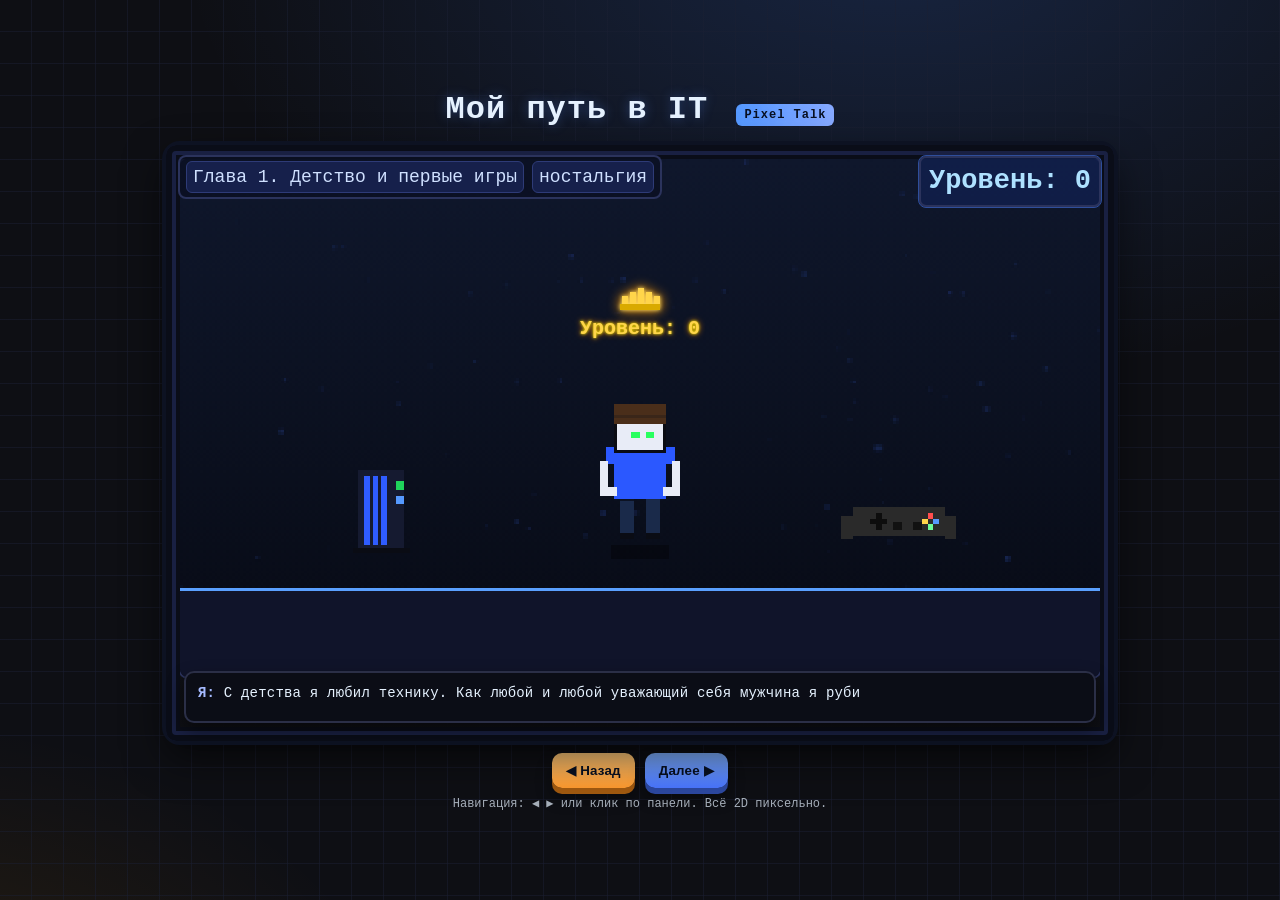
<file: index.html>
<!DOCTYPE html>
<html lang="ru">
<head>
  <meta charset="utf-8" />
  <meta name="viewport" content="width=device-width, initial-scale=1" />
  <title>Мой путь в IT — Pixel Talk (One-Scene)</title>
  <style>
    :root{
      --bg:#0e0f14;--ink:#e6f2ff;--accent:#59f;--accent2:#f5a623;--panel:#151826;--grid:#1b2033;--bubble:#0b0d16;--pixel:#0d1222;
    }
    *{box-sizing:border-box}
    html,body{height:100%}
    body{
      margin:0;
      font:16px/1.45 ui-monospace,SFMono-Regular,Menlo,Monaco,Consolas,"Liberation Mono","Courier New",monospace;
      color:var(--ink);
      background:
        linear-gradient(transparent 31px, var(--grid) 32px),
        linear-gradient(90deg, transparent 31px, var(--grid) 32px),
        radial-gradient(1200px 800px at 70% -10%, rgba(64,128,255,.2), transparent 60%),
        radial-gradient(900px 600px at -10% 120%, rgba(255,160,0,.12), transparent 60%),
        var(--bg);
      background-size:32px 32px,32px 32px,100% 100%,100% 100%,100% 100%;
      display:flex;align-items:center;justify-content:center;overflow:hidden;
    }
    .app{width:min(980px,100vw);padding:16px}
    .title{margin:0 0 12px 0;letter-spacing:1px;font-weight:800;text-align:center;text-shadow:0 0 12px rgba(85,140,255,.35)}
    .panel{
      position:relative;
      background:linear-gradient(180deg, rgba(21,24,38,.9), rgba(14,15,20,.92));
      border-radius:14px;padding:14px 14px 64px;
      box-shadow:0 16px 40px rgba(0,0,0,.6), 0 0 0 2px #1f2640 inset;outline:4px solid var(--pixel)
    }
    .panel:before{content:"";position:absolute;inset:0;border-radius:10px;pointer-events:none;box-shadow:0 0 0 6px #0a0d18 inset,0 0 0 10px #192042 inset,0 0 0 14px #0a0d18 inset}
    .stage-wrap{display:flex;justify-content:center}
    #stage{
      width:min(920px,95vw);
      height:calc(min(920px,95vw)*9/16);
      image-rendering:pixelated;image-rendering:crisp-edges;
      border-radius:8px;background:#0a0c14;box-shadow:0 0 0 2px #2a325c
    }
    .bubble{
      position:absolute;left:18px;right:18px;bottom:18px;
      padding:12px 14px;background:var(--bubble);color:var(--ink);
      border-radius:10px;min-height:52px;
      box-shadow:0 0 0 2px #2b2f47 inset, 0 8px 18px rgba(0,0,0,.45);
      transform:translateY(8px);opacity:0;transition:.35s ease;font-size:14px;letter-spacing:.2px
    }
    .bubble.show{transform:translateY(0);opacity:1}
    .bubble .who{font-weight:800;color:#a5baff}
    .hud{
      position:absolute;top:10px;left:12px;display:flex;gap:8px;align-items:center;
      background:#0b1022cc;border-radius:8px;padding:6px 8px;box-shadow:0 0 0 2px #2b335c inset
    }
    .chip{font-size:18px;padding:2px 6px;border-radius:6px;background:#16204b;color:#cfe0ff;border:1px solid #2e3b77}
    .lvl{
      position:absolute;font-size:27px;top:10px;right:12px;background:#11204ecc;color:#aee1ff;
      border:1px solid #2e4e9b;border-radius:8px;padding:6px 10px;font-weight:800;
      box-shadow:0 0 0 2px #2b335c inset
    }

    /* ПИКСЕЛЬНАЯ КОРОНА + надпись уровня */
    .levelOver{
      position:absolute;
      left:50%;
      top:64px;
      transform:translate(-50%, -100%);
      font-weight:800;
      font-size:20px;
      color:#ffd54a;
      text-shadow:0 0 3px #ff0, 0 0 6px #f80;
      pointer-events:none;
      white-space:nowrap;
      z-index:5;
    }
    .levelOver::before{
      content:"";
      position:absolute;
      left:50%;
      top:-26px;
      transform:translateX(-50%);
      width:40px; height:22px;
      background:
        linear-gradient(#d9aa00 0 0) 0 16px/40px 6px no-repeat,
        linear-gradient(#ffe680 0 0) 0 16px/40px 2px no-repeat,
        linear-gradient(#ffd54a 0 0)  2px  8px/ 6px 10px no-repeat,
        linear-gradient(#ffd54a 0 0) 10px  4px/ 6px 14px no-repeat,
        linear-gradient(#ffd54a 0 0) 18px  0   / 6px 18px no-repeat,
        linear-gradient(#ffd54a 0 0) 26px  4px/ 6px 14px no-repeat,
        linear-gradient(#ffd54a 0 0) 34px  8px/ 6px 10px no-repeat,
        linear-gradient(#ff3b3b 0 0) 18px 18px/ 6px 6px no-repeat,
        linear-gradient(#59f     0 0)  6px 18px/ 4px 4px no-repeat,
        linear-gradient(#6dfc99  0 0) 30px 18px/ 4px 4px no-repeat;
      image-rendering:pixelated;
      filter: drop-shadow(0 0 2px #ffe56a) drop-shadow(0 0 6px #ff9900);
    }
    .levelOver.glow{ animation:crownGlow .6s ease, crownPop .6s ease; }
    @keyframes crownGlow{
      0% { text-shadow:0 0 2px #ff0, 0 0 4px #f80; filter:drop-shadow(0 0 2px #ffe56a) drop-shadow(0 0 6px #ff9900); }
      50%{ text-shadow:0 0 6px #fff200, 0 0 12px #ff8000; filter:drop-shadow(0 0 4px #fff200) drop-shadow(0 0 10px #ff8000); }
      100%{text-shadow:0 0 2px #ff0, 0 0 4px #f80; filter:drop-shadow(0 0 2px #ffe56a) drop-shadow(0 0 6px #ff9900); }
    }
    @keyframes crownPop{ 0%{transform:translate(-50%,-110%)} 50%{transform:translate(-50%,-125%)} 100%{transform:translate(-50%,-100%)} }

    /* Кнопка под текстом в финальной главе */
    .bubble-cta{
      margin-top:10px; display:none; text-align:center;
    }
    .bubble-cta .btn-link{
      display:inline-block; padding:8px 12px; border-radius:10px;
      background:linear-gradient(180deg,#7fb0ff,#4976ff);
      color:#081022; font-weight:800; text-decoration:none;
      box-shadow:0 6px 0 #2c48a1, 0 10px 16px rgba(0,0,0,.35);
    }

    .controls{display:flex;gap:10px;justify-content:center;margin-top:12px}
    .btn{
      cursor:pointer;border:none;border-radius:10px;padding:10px 14px;color:#081022;font-weight:800;
      background:linear-gradient(180deg,#7fb0ff,#4976ff);
      box-shadow:0 6px 0 #2c48a1, 0 10px 16px rgba(0,0,0,.4);
      transition:transform .08s ease, box-shadow .08s ease;letter-spacing:.2px
    }
    .btn.secondary{background:linear-gradient(180deg,#ffc879,#ff9b2f);box-shadow:0 6px 0 #a25a10, 0 10px 16px rgba(0,0,0,.35)}
    .btn:active{transform:translateY(2px);box-shadow:0 4px 0 rgba(0,0,0,.6), 0 8px 12px rgba(0,0,0,.35)}
    .hint{opacity:.7;text-align:center;margin-top:8px;font-size:12px}
    @media (max-width:640px){.btn{padding:10px 12px}.title{font-size:18px}}
  </style>
</head>
<body>
  <div class="app">
    <h1 class="title">Мой путь в IT <span style="font-size:12px;background:linear-gradient(90deg,var(--accent),#8af);color:#081022;border-radius:6px;padding:4px 8px;margin-left:8px">Pixel Talk</span></h1>
    <div class="panel" id="panel">
      <div class="hud" id="hud"><span class="chip" id="chip-scene">Глава 0</span><span class="chip" id="chip-mood">—</span></div>
      <div class="lvl" id="lvl">Уровень: 0</div>

      <div class="stage-wrap">
        <canvas id="stage" width="320" height="180" aria-label="pixel stage"></canvas>
      </div>

      <!-- Надпись уровня + корона (HTML, чёткая) -->
      <div id="levelOverHead" class="levelOver">Уровень: 0</div>

      <div class="bubble" id="bubble">
        <span class="who">Я:</span> <span id="line"></span>
        <div id="bubble-cta" class="bubble-cta">
          <a class="btn-link" href="./story.html" target="_blank" rel="noopener">посмотреть полную историю</a>
        </div>
      </div>
    </div>
    <div class="controls"><button class="btn secondary" id="prev">◀ Назад</button><button class="btn" id="next">Далее ▶</button></div>
    <div class="hint">Навигация: ◀ ▶ или клик по панели. Всё 2D пиксельно.</div>
  </div>

  <script>
  const chapters = [
  {
    title: "Глава 1. Детство и первые игры",
    mood: "ностальгия",
    text: "С детства я любил технику. Как любой и любой уважающий себя мужчина я рубился в GTA San Andreas, CS 1.6 и, конечно, Minecraft. В него я играю с 8 лет и по сей день (да да фанат). Всё началось с моего первого ноута — старенького Sony, купленного в 2014. Именно с него пошли первые шаги и знакомства с техникой."
  },
  {
    title: "Глава 2. Первый шаг в IT (2022)",
    mood: "старт",
    text: "В 8 классе в школу пришёл Ибрагим Мухарбекович — первый айтишник, с которым я мог говорить обо всём. Он вёл проект «Код будущего», где мы учили HTML и CSS. После уроков он даже приносил PlayStation 2, и мы играли в нее всей группой. Проект я забросил через пару месяцев,мне наскучило но базовые знания html&css я усвоил."
  },
  {
    title: "Глава 3. Возврат в код (2023)",
    mood: "поиск",
    text: "В 9 классе у меня появился новый ноут ACER. Снова пошёл в «Код будущего», но проект закрылся, а Ибрагим ушёл. Я наткнулся на проект IGS, который вели ингуши (я был очень удивлен этим). Ментор Лида оказалась очень крутой, она реально разбиралась в том что преподает. С её помощью я вспомнил HTML&CSS и даже сделал первый сайт. Но со временем понял, что веб меня не цепляет — захотел попробовать игры."
  },
  {
    title: "Глава 4. Unity и выгорание",
    mood: "гринд",
    text: "Взял C# и Unity. Три месяца писал мелкие консольные проги,освоил базу языка c#, потом перешёл к сценам и ассетам. Сделал свою первую 2D игру, но оказалось, что рисовать всё самому — персонажей, предметы, локации — куда тяжелее, чем я думал. В итоге выгорел, понял, что двигаюсь без цели, и снова всё бросил."
  },
  {
    title: "Глава 5. Ростов-на-Дону и договор",
    mood: "мотивация",
    text: "Летом 2024 в Ростове я встретился с другом отца — влиятельный бизнесмен при бабках.разговоривали мы около 3х часов подряд. Он сказал: «Ты занимаешься всем по чуть-чуть, без плана,поэтому терпишь неудачи. Давай так: если к 18 годам не выйдешь хотя бы на 1000$ в месяц, значит, ты ничего не стоишь. Но если получится — я помогу тебе с выходом в Ереван, где строят свою “Кремниевую долину”». Его слова меня очень зацепили,я не спал до 3х утра и поставил себе цель : доказать что я чего то стою заработывая как минимум 1000$ каждый месяц к 18 годам."
  },
  {
    title: "Глава 6. Стройка и MacBook",
    mood: "хардкор",
    text: "я решил стать ios разработчиком,но для этого мне необходимо было купить MacBook,Чтобы его купить, я пошёл работать на стройку. Раньше я и шурупа не вкручивал, а тут жара 38 градусов, крыша 15 метров и никакой страховки. Работал полтора месяца, зарабатывал по 1500–2000₽ в день. Было тяжко, но я накопил 110к и 5 сентября 2024 купил MacBook Air M1 за 103к. В тот момент я почувствовал, что реально чего-то добился."
  },
  {
    title: "Глава 7. Swift и переосмысление",
    mood: "размышления",
    text: "Осенью начал учить Swift. Написал свою первую программу Archimed 3.0 — калькулятор, уравнения, курс валют и разные фишки. Но потом понял: в iOS-разработке деньги приходят не сразу, а мне нужно было зарабатывать быстрее, чтобы успеть выполнить цель до 19 лет."
  },
  {
    title: "Глава 8. Арокен и первые заказы (2025)",
    mood: "рывок",
    text: "В декабре 2024 я наткнулся на школу Максима Арокена. Курс стоил 120к, но по скидке 80. Уговорил родителей вложиться,пообещал что все верну. С января 2025 я каждый день учился: школа днём, потом ноут до ночи. Было тяжело, пару раз хотел сдаться, но держало обещание родителям. Летом я вышел на Kwork. Первые недели — тишина, потом взял заказ на Tilda за 7500₽, сделал за ночь. Потом пошли новые заказы, за июль–август заработал ~65к. Даже отказался от заказа на 130к, потому что знал себе цену."
  },
  {
    title: "Финал. New Game+",
    mood: "финал",
    text: "Это настоящая история моего пути от школьного кружка \"Код будущего\" до первых денег на бирже, Дальше - больше."
  }
];

  const panel = document.getElementById('panel');
  const canvas = document.getElementById('stage');
  const ctx = canvas.getContext('2d');
  const W = canvas.width, H = canvas.height;

  const bubble = document.getElementById('bubble');
  const lineEl = document.getElementById('line');
  const bubbleCta = document.getElementById('bubble-cta');
  const chipScene = document.getElementById('chip-scene');
  const chipMood = document.getElementById('chip-mood');
  const lvlEl = document.getElementById('lvl');
  const levelOver = document.getElementById('levelOverHead');

  const C = {
    sky:'#0a0f1d', sky2:'#121b33', ground:'#10142a', neon:'#5aa0ff', star:'#1a2b5c',
    eye:'#28ff5f', hair:'#4a2e1a', skin:'#e8ecf7', shirt:'#2b58ff', outline:'#0a0c14',
    pants:'#1a2a4a', shadow:'rgba(0,0,0,.35)', mac:'#8bd6ff', money:'#6dfc99'
  };

  const stars = Array.from({length:120}, () => ({ x: Math.random()*W, y: Math.random()*H, s: Math.random()*1.5+0.3, a: Math.random()*0.6+0.2 }));
  const hero = { x: (W/2)|0, y: 122, frame:0 };
  let sparks = [];
  function spawnSparks(n=28){ for(let i=0;i<n;i++){ sparks.push({x:hero.x, y:70, vx:(Math.random()*2-1)*30, vy:(Math.random()*-1-0.5)*40, life:1}); } }

  function mixColor(h1,h2,t){ const a=[1,3,5].map(i=>parseInt(h1.slice(i,i+2),16)); const b=[1,3,5].map(i=>parseInt(h2.slice(i,i+2),16)); const c=a.map((v,i)=>(v*(1-t)+b[i]*t)|0); return `#${c.map(v=>v.toString(16).padStart(2,'0')).join('')}`; }

  function drawBG(t){
    ctx.imageSmoothingEnabled = false;
    const g=ctx.createLinearGradient(0,0,0,H); const k=(Math.sin(t*0.0003)+1)/2;
    g.addColorStop(0,mixColor(C.sky,C.sky2,k)); g.addColorStop(1,'#070a14');
    ctx.fillStyle=g; ctx.fillRect(0,0,W,H);
    for(const st of stars){ ctx.globalAlpha=st.a; ctx.fillStyle=C.star; ctx.fillRect(st.x,st.y,st.s,st.s); }
    ctx.globalAlpha=1; ctx.fillStyle=C.ground; ctx.fillRect(0,150,W,30); ctx.fillStyle=C.neon; ctx.fillRect(0,149,W,1);
  }

  /* ——— НОВЫЙ ПИКСЕЛЬНЫЙ ГЕРОЙ ——— */
  function drawHero(t){
    const bob  = Math.sin(t*0.006)*1.0;

    ctx.fillStyle=C.shadow; ctx.fillRect(hero.x-10,134,20,5);         // тень
    ctx.fillStyle=C.pants;  ctx.fillRect(hero.x-7,118+bob,5,13);      // ноги
                              ctx.fillRect(hero.x+2,118-bob,5,13);
    ctx.fillStyle=C.outline; ctx.fillRect(hero.x-7,130,5,2);          // обувь
                              ctx.fillRect(hero.x+2,130,5,2);
    ctx.fillStyle=C.shirt;   ctx.fillRect(hero.x-9,98,18,20);         // торс
    ctx.fillStyle=C.shirt;   ctx.fillRect(hero.x-12,100,3,6);         // плечи
                              ctx.fillRect(hero.x+9,100,3,6);
    ctx.fillStyle=C.skin;    ctx.fillRect(hero.x-14,105,3,10);        // руки
                              ctx.fillRect(hero.x-14,114,6,3);
                              ctx.fillRect(hero.x+11,105,3,10);
                              ctx.fillRect(hero.x+8,114,6,3);
    ctx.fillStyle=C.skin;    ctx.fillRect(hero.x-3,96,6,4);           // шея
    ctx.fillStyle=C.hair;    ctx.fillRect(hero.x-9,85,18,7);          // волосы
    ctx.fillStyle=C.skin;    ctx.fillRect(hero.x-9,92,18,10);         // лицо
    ctx.fillStyle=C.eye;     ctx.fillRect(hero.x-3,95,3,2);           // глаза
                              ctx.fillRect(hero.x+2,95,3,2);
    ctx.fillStyle=C.outline; ctx.fillRect(hero.x-9,92,1,10);          // обводки
                              ctx.fillRect(hero.x+8,92,1,10);
                              ctx.fillRect(hero.x-9,101,18,1);
    ctx.globalAlpha=.25;     ctx.fillRect(hero.x-9,89,18,1); ctx.globalAlpha=1;
  }

  /* ====== ПИКСЕЛЬ-СПРАЙТЫ v2 (более точные) ====== */
  function drawItemForChapter(i){
    const Lx = 70,  Ly = 122;
    const Rx = 250, Ry = 122;

    switch (i) {
      case 0: drawPS2(Lx, Ly); drawGamepad(Rx, Ry + 4); break;
      case 1: drawHtmlCss(Lx, Ly); break;
      case 2: drawLaptop(Lx, Ly); break;
      case 3: drawUnity(Rx, Ry); break;
      case 4: drawHelmet(Lx, Ly - 4); drawMoney(Rx, Ry + 6); break;
      case 5: drawMac(Lx, Ly); drawSwift(Rx, Ry); break;
      case 6: drawHtmlCss(Lx, Ly); break;
      case 7: drawTilda(Lx, Ly); drawMoney(Rx, Ry + 6); break;
      case 8: /* финал — предметов нет, пустая сцена */ break;
      default: break;
    }
  }

  /* mini helper */
  function px(x,y,w,h,c){ ctx.fillStyle=c; ctx.fillRect(x,y,w,h); }

  function drawPS2(x,y){
    ctx.save(); ctx.translate(x,y);
    px(-8,-14,16,28,'#151a30');
    px(-6,-12,2,24,'#2f5cff'); px(-3,-12,2,24,'#2f5cff'); px(0,-12,2,24,'#2f5cff');
    px(5,-10,3,3,'#1fd35b'); px(5,-5,3,3,'#59f');
    px(-10,13,20,2,'#0a0c14');
    ctx.restore();
  }

  function drawGamepad(x,y){
    ctx.save(); ctx.translate(x,y);
    px(-16,-5,32,10,'#2a2a2a'); px(-20,-2,4,8,'#2a2a2a'); px(16,-2,4,8,'#2a2a2a');
    px(-10,-1,6,2,'#0d0d0d'); px(-8,-3,2,6,'#0d0d0d');
    px(-2,0,3,3,'#111'); px(5,0,3,3,'#111');
    px(10,-3,2,2,'#ff4e4e'); px(12,-1,2,2,'#59f'); px(10,1,2,2,'#6dfc99'); px(8,-1,2,2,'#ffd54a');
    ctx.restore();
  }

  function drawHtmlCss(x,y){
    ctx.save(); ctx.translate(x,y);
    px(-12,-14,24,28,'#1b3b8f'); px(-10,-12,20,24,'#2b7cff');
    px(-6,-1,4,2,'#0a0c14'); px(-8,-3,2,6,'#0a0c14');
    px(2,-1,4,2,'#0a0c14');  px(6,-3,2,6,'#0a0c14');
    px(-1,0,2,2,'#0a0c14');
    ctx.restore();
  }

  function drawLaptop(x,y){
    ctx.save(); ctx.translate(x,y);
    px(-16,-12,32,14,'#1b2233'); px(-14,-10,28,10,'#8bc8ff');
    px(-18,2,36,4,'#2a2f3e');
    for(let k=-14;k<=14;k+=4) px(k,3,2,1,'#3e4a63');
    px(-2,3,4,1,'#3e4a63');
    ctx.restore();
  }

  function drawUnity(x,y){
    ctx.save(); ctx.translate(x,y);
    px(-12,-12,24,24,'#0a0c14');
    px(-1,-12,2,6,'#fff'); px(-1,6,2,6,'#fff');
    px(-12,-1,6,2,'#fff'); px(6,-1,6,2,'#fff');
    px(-6,-6,2,2,'#fff'); px(4,-6,2,2,'#fff'); px(-6,4,2,2,'#fff'); px(4,4,2,2,'#fff');
    ctx.restore();
  }

  function drawHelmet(x,y){
    ctx.save(); ctx.translate(x,y);
    px(-11,-7,22,14,'#f5c23a'); px(-11,5,22,2,'#b38300'); px(-7,-3,14,2,'#ffe07a');
    ctx.restore();
  }

  function drawMoney(x,y){
    ctx.save(); ctx.translate(x,y);
    px(-12,-7,24,14,'#1a7f4a'); px(-10,-5,20,10,'#6dfc99');
    px(-1,-3,2,6,'#0a0c14'); px(1,-3,3,2,'#0a0c14'); px(1,-1,3,2,'#0a0c14'); px(1,1,2,2,'#0a0c14');
    ctx.restore();
  }

  function drawMac(x,y){
    ctx.save(); ctx.translate(x,y);
    px(-16,-12,32,14,'#cfd6df'); px(-2,-6,4,4,'#0a0c14'); px(0,-8,2,2,'#0a0c14');
    px(-18,2,36,3,'#aeb7c4');
    ctx.restore();
  }

  function drawSwift(x,y){
    ctx.save(); ctx.translate(x,y);
    px(-12,-12,24,24,'#ff6a00');
    px(-4,-2,10,2,'#fff'); px(-6,0,10,2,'#fff'); px(-8,2,10,2,'#fff');
    px(4,-4,2,2,'#fff');
    ctx.restore();
  }

  function drawTilda(x,y){
    ctx.save(); ctx.translate(x,y);
    px(-12,-12,24,24,'#111');
    ctx.strokeStyle='#fff'; ctx.lineWidth=2; ctx.strokeRect(-10,-10,20,20);
    px(-3,-4,6,2,'#fff'); px(-1,-2,2,8,'#fff');
    ctx.restore();
  }

  /* Мини-звезда = крест из 5 пикселей по 1px (использовались раньше в финале;
     теперь финал пустой, функция оставлена на будущее) */
  function drawStar(x,y){
    ctx.save(); ctx.translate(x,y); ctx.fillStyle = '#ffd54a';
    ctx.fillRect(0,0,1,1);
    ctx.fillRect(-1,0,1,1); ctx.fillRect(1,0,1,1);
    ctx.fillRect(0,-1,1,1); ctx.fillRect(0,1,1,1);
    ctx.restore();
  }

  let idx = 0; // текущая глава (и уровень)

  function setHUD(){
    chipScene.textContent = chapters[idx]?.title || '—';
    chipMood.textContent  = chapters[idx]?.mood  || '—';
  }
  function setLevel(){
    const label = 'Уровень: '+idx;
    lvlEl.textContent = label;
    levelOver.textContent = label;
    levelOver.classList.add('glow');
    setTimeout(()=>levelOver.classList.remove('glow'), 600);
  }

  // позиция HTML-надписи
  function positionLevelOver(){
    const panelRect = panel.getBoundingClientRect();
    const stageRect = canvas.getBoundingClientRect();
    const scaleX = stageRect.width / W;
    const scaleY = stageRect.height / H;
    const px = stageRect.left - panelRect.left + hero.x * scaleX;
    const py = stageRect.top  - panelRect.top  + 64 * scaleY;
    levelOver.style.left = px + 'px';
    levelOver.style.top  = py + 'px';
  }

  function showCTA(visible){
    bubbleCta.style.display = visible ? 'block' : 'none';
  }

  let typingTimer;
  function setText(s){
    bubble.classList.remove('show');
    clearTimeout(typingTimer);
    lineEl.textContent='';
    showCTA(false);

    // запускаем печать
    setTimeout(()=>{
      bubble.classList.add('show');
      typeWriter(s, 0, () => {
        // по завершении печати — если это финальная глава, показать кнопку
        const isFinal = (idx === chapters.length - 1);
        showCTA(isFinal);
      });
    }, 200);
  }

  // эффект печатания + onDone callback
  function typeWriter(text, i=0, onDone=null){
    if(i <= text.length){
      lineEl.textContent = text.slice(0,i);
      typingTimer = setTimeout(()=>typeWriter(text, i+1, onDone), 14);
    } else {
      if (typeof onDone === 'function') onDone();
    }
  }

  let last=0;
  function loop(t){
    const dt=Math.min(1/30,(t-last)/1000||0); last=t;
    drawBG(t);
    drawItemForChapter(Math.max(0,idx));

    const isFinal = (idx === chapters.length - 1);
    if(!isFinal){
      drawHero(t);
      levelOver.style.display = 'block';
    } else {
      levelOver.style.display = 'none'; // в финале корона/уровень над головой не нужны
    }

    positionLevelOver();

    // искры
    for(let i=sparks.length-1;i>=0;i--){
      const p=sparks[i]; p.x+=p.vx*dt; p.y+=p.vy*dt; p.vy+=60*dt; p.life-=dt;
      if(p.life<=0){ sparks.splice(i,1); continue;}
      ctx.globalAlpha=Math.max(0,p.life); ctx.fillStyle='#8af'; ctx.fillRect(p.x,p.y,1,1); ctx.globalAlpha=1;
    }
    requestAnimationFrame(loop);
  }
  requestAnimationFrame(loop);

  function gotoNext(){
    if(idx < chapters.length-1){
      idx++; setLevel(); setHUD(); setText(chapters[idx].text); spawnSparks();
    }
  }
  function gotoPrev(){
    if(idx > 0){
      idx--; setLevel(); setHUD(); setText(chapters[idx].text);
    }
  }

  document.getElementById('next').addEventListener('click', gotoNext);
  document.getElementById('prev').addEventListener('click', gotoPrev);
  document.querySelector('.panel').addEventListener('click', (e)=>{ if(!e.target.closest('.bubble')) gotoNext(); });
  window.addEventListener('keydown', (e)=>{ if(e.key==='ArrowRight') gotoNext(); if(e.key==='ArrowLeft') gotoPrev(); });
  window.addEventListener('resize', positionLevelOver);

  // старт
  setHUD(); setLevel(); setText(chapters[idx].text);
  positionLevelOver();
  </script>
</body>
</html>
</file>
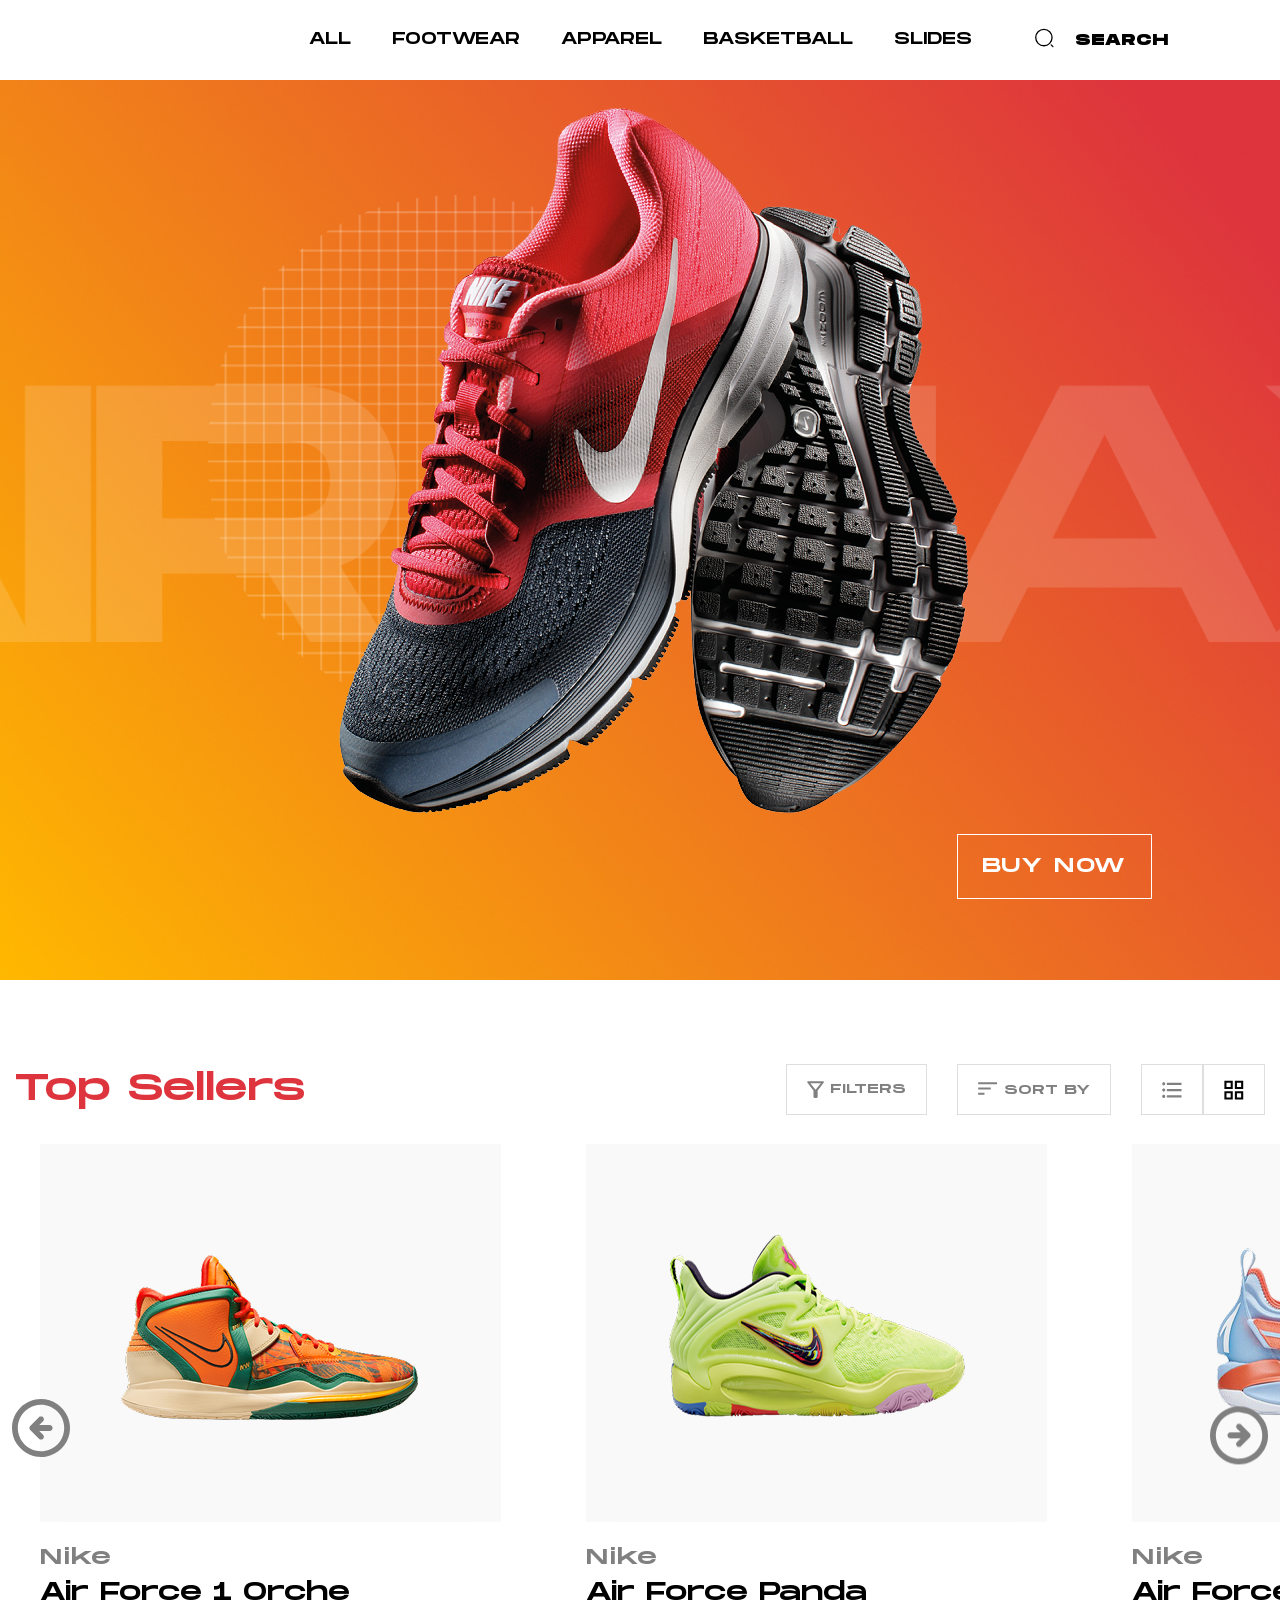
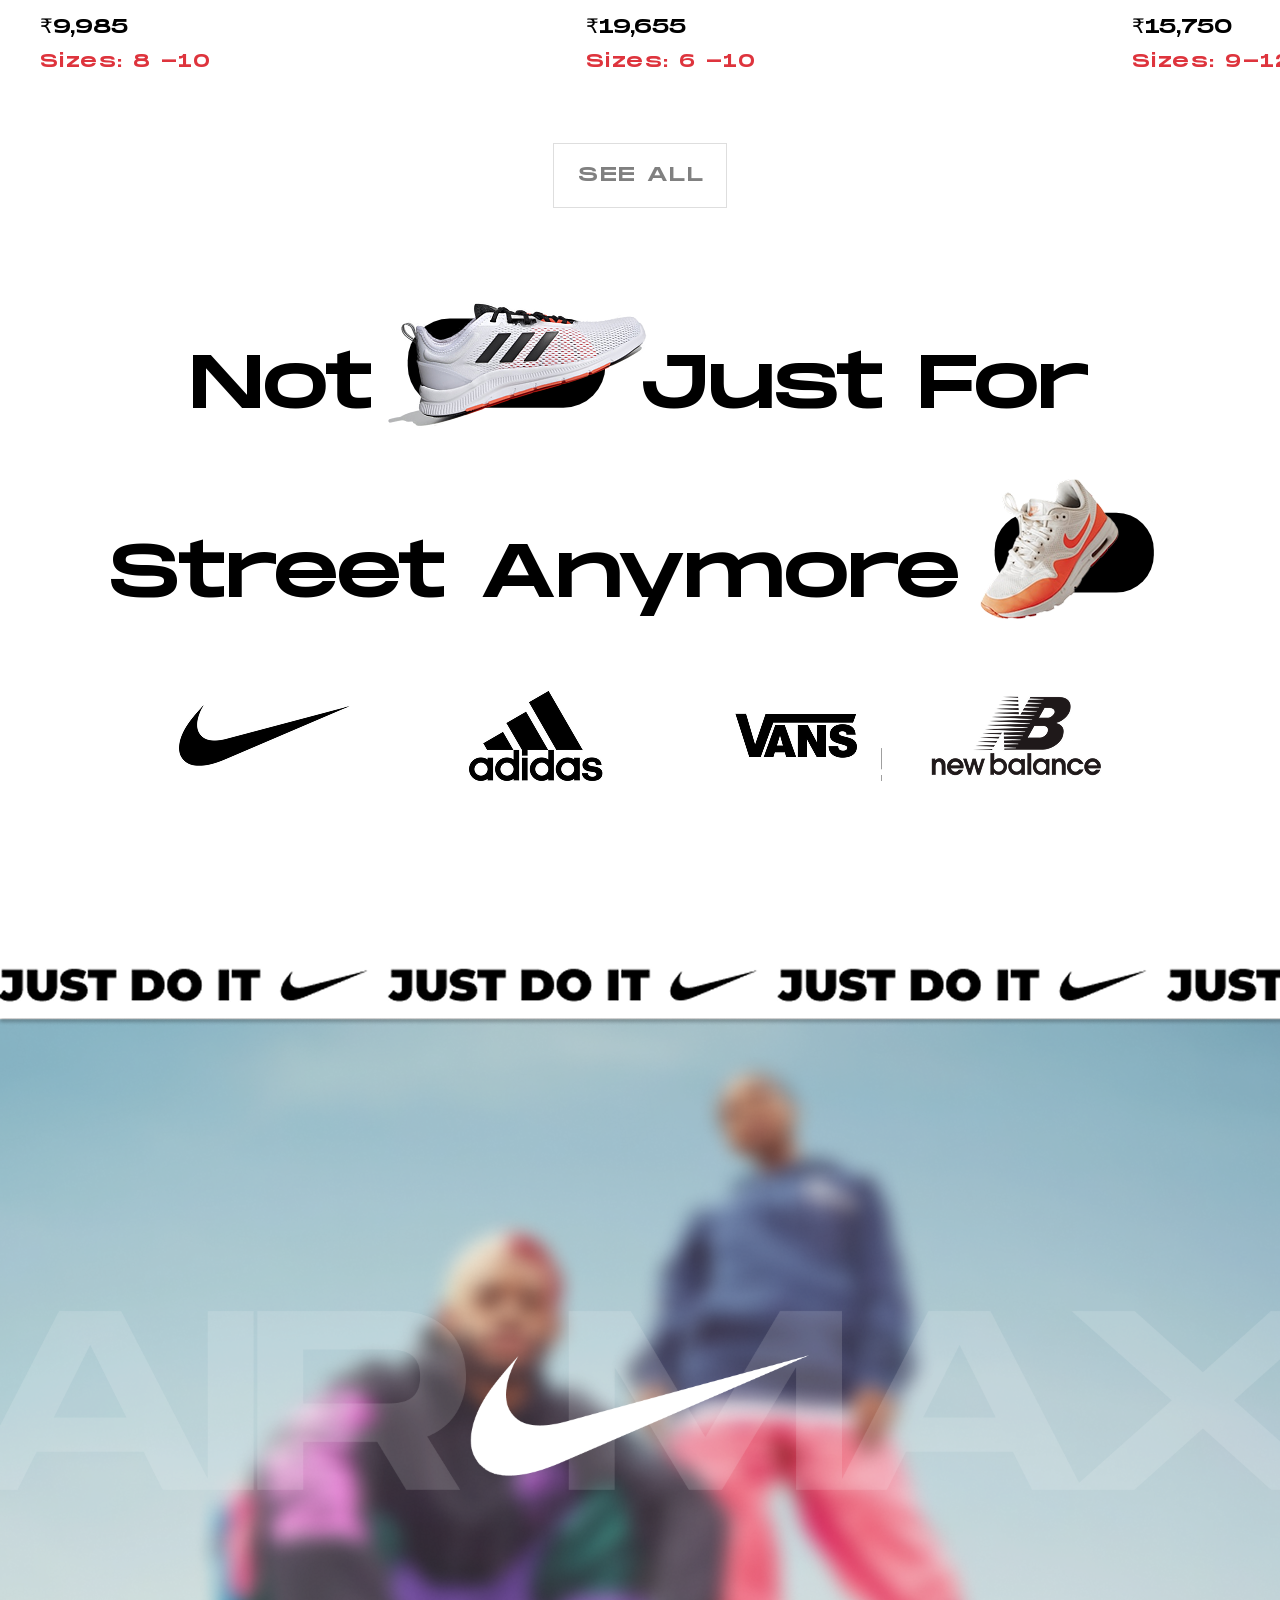
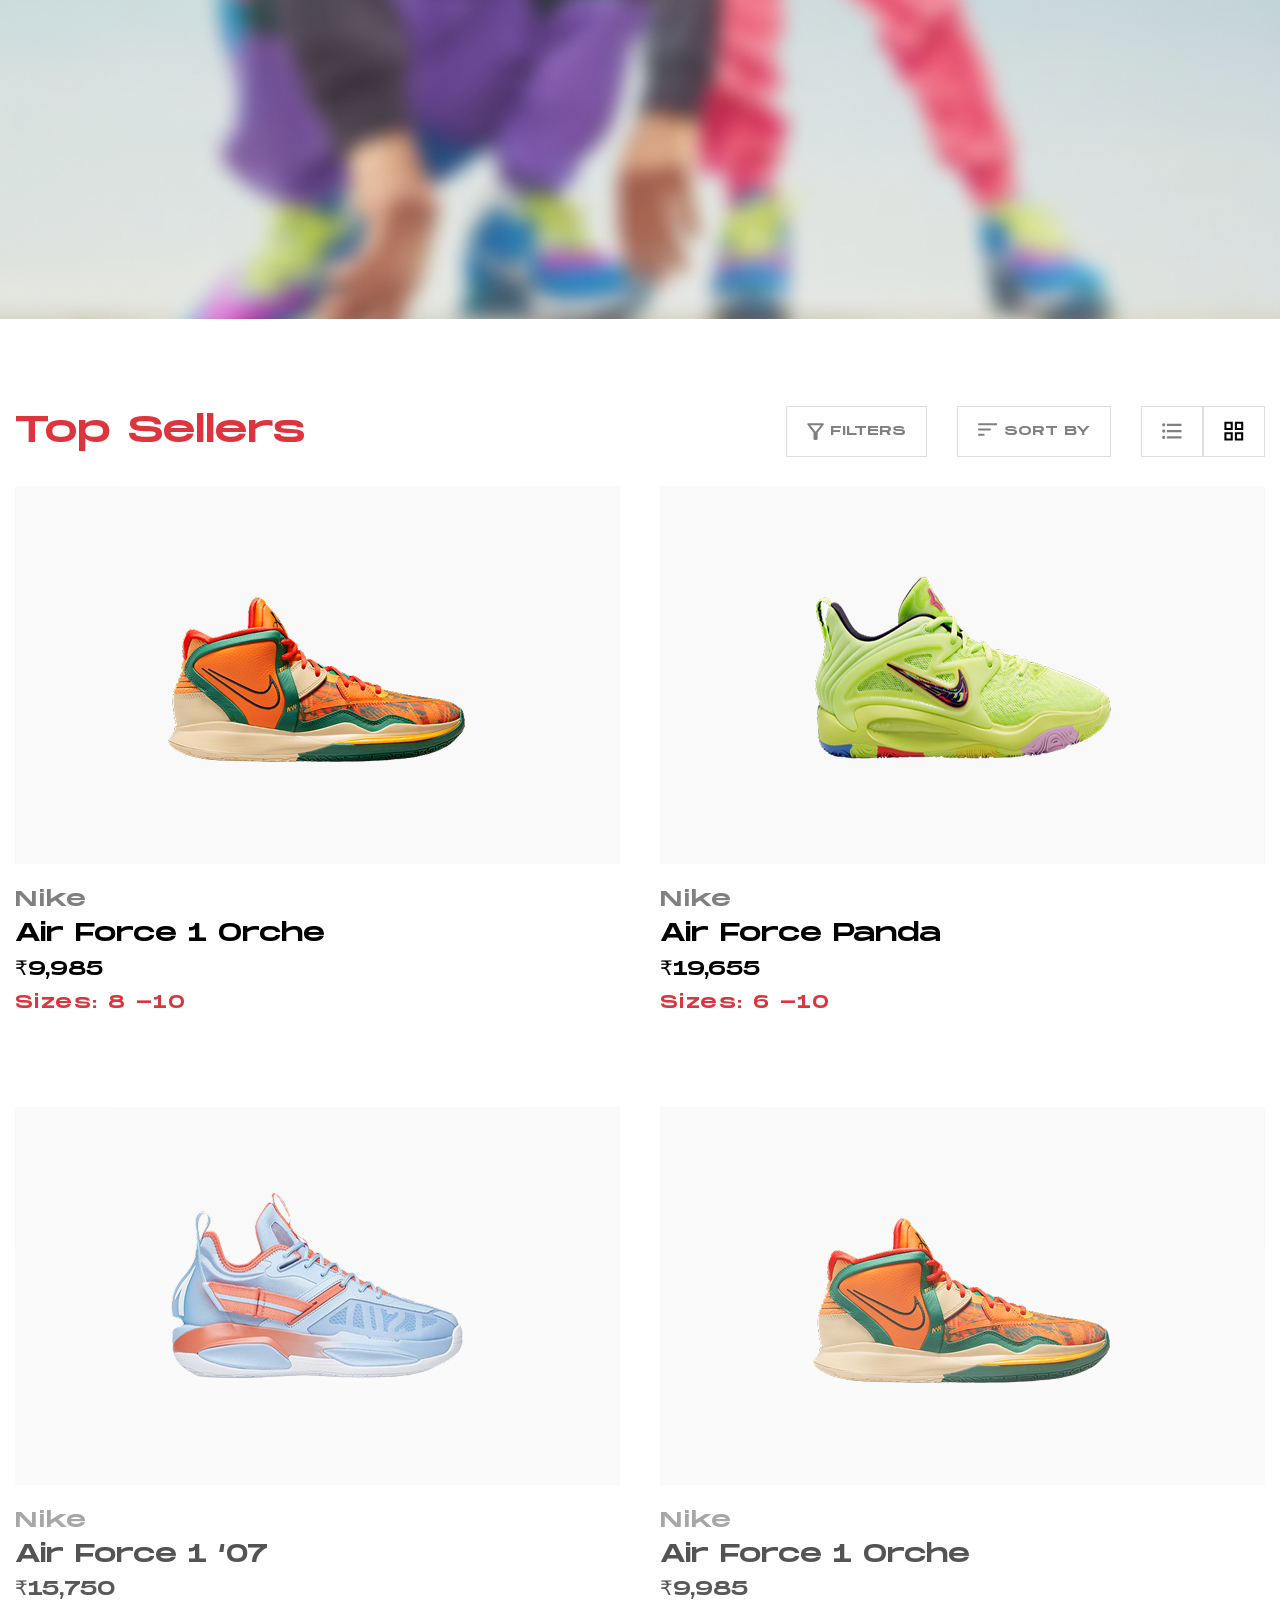
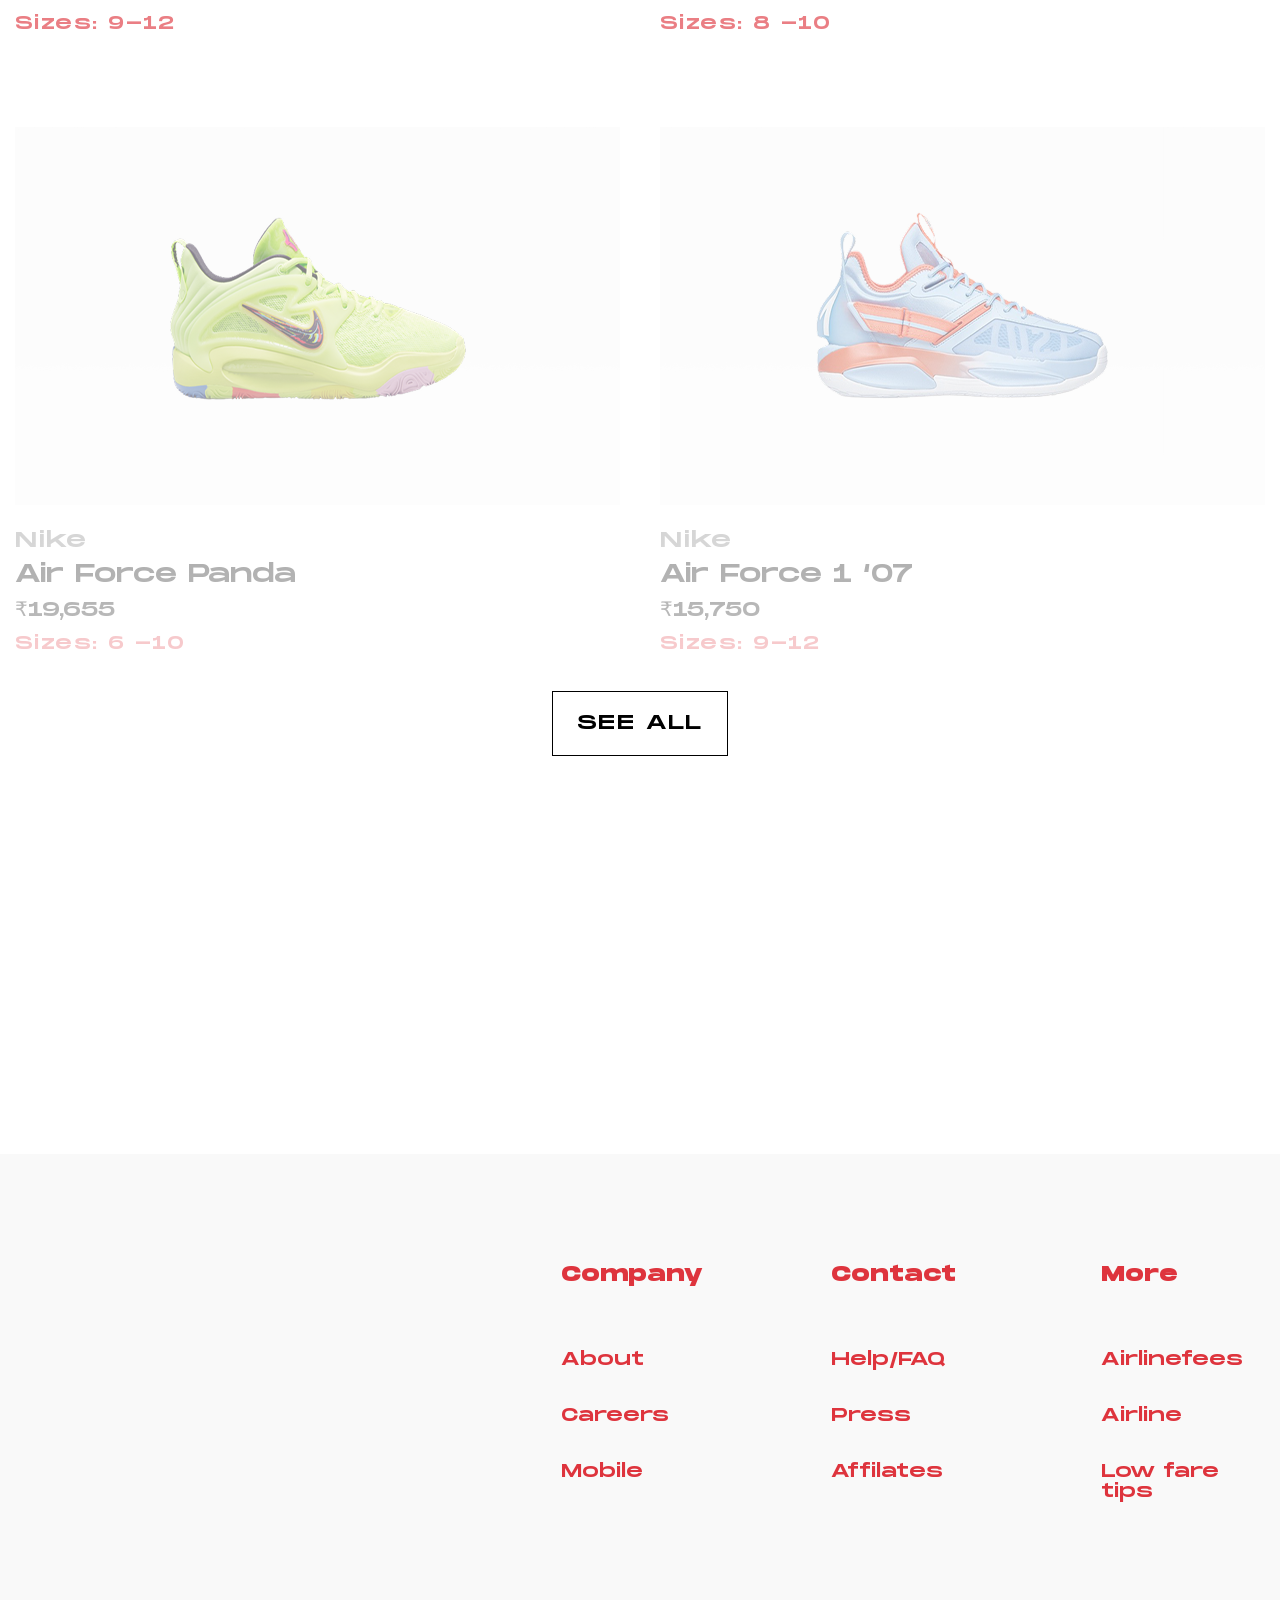
<file: project_thesis/sneaker_store/index.html>
<!DOCTYPE html>
<html lang="en">
<head>
    <meta charset="UTF-8">
    <meta name="viewport" content="width=device-width, initial-scale=1.0">
    <title>Document</title>
    <link rel="stylesheet" href="./style/swiper-bundle.min.css">
    <link href="./style/style.css" rel="stylesheet">
</head>
<body class="body">
    <div class="wrapper">
        <header class="header">
            <div class="header__top">
                <nav class="header__nav">
                    <ul class="header__nav-list">
                        <li class="header__nav-item"><a class="header__nav-link" href="#mainAssortment">ALL</a></li>
                        <li class="header__nav-item"><a class="header__nav-link" href="#mainAssortment">FOOTWEAR</a></li>
                        <li class="header__nav-item"><a class="header__nav-link" href="#mainAssortment">APPAREL</a></li>
                        <li class="header__nav-item"><a class="header__nav-link" href="#mainAssortment">BASKETBALL</a></li>
                        <li class="header__nav-item"><a class="header__nav-link" href="#mainSold">SLIDES</a></li>
                    </ul>
                </nav>
                <a class="burger-icon" href="#">
                    <span></span>
                </a>
                <div class="header__search">
                    <div class="header__search-container">
                        <button class="header__search-icon" type="submit">
                            <svg width="21" height="22" viewBox="0 0 21 22" fill="none" xmlns="http://www.w3.org/2000/svg">
                                <path d="M9.88997 18.74C14.4021 18.74 18.06 15.0822 18.06 10.57C18.06 6.05783 14.4021 2.39999 9.88997 2.39999C5.3778 2.39999 1.71997 6.05783 1.71997 10.57C1.71997 15.0822 5.3778 18.74 9.88997 18.74Z" stroke="black" stroke-width="1.29" stroke-linecap="round" stroke-linejoin="round"/>
                                <path d="M18.92 19.6L17.2 17.88" stroke="black" stroke-width="1.29" stroke-linecap="round" stroke-linejoin="round"/>
                            </svg>
                        </button>
                        <input type="text" class="header__search-input" id="search-input" placeholder="SEARCH">
                    </div>
                </div>
            </div>
            <section class="header__hero hero">
                <div class="hero__content">
                    <img src="./img/content/pngwing 1.png" alt="">
                    <a href="#mainAssortment" class="hero__button">BUY NOW</a>
                </div>
            </section>
        </header>
        <main class="main">
            <section class="main__sold sold" id="mainSold"> 
                <div class="main__sold-container container second-section">
                    <div class="sold__top">
                        <h2 class="sold__top-text">
                            Top Sellers
                        </h2>
                        <div class="sold__top-buttons">
                            <button class="sold__top-button sold__top-button--filter">
                                <img src="./img/icon/filter-icon.svg" alt="">
                                FILTERS
                                <div class="sold__top-filter">
                                    <ul>
                                        <li data-filter="all">ALL</li>
                                        <li data-filter=".category-nike">Nike</li>
                                        <li data-filter=".category-newBalance">New Balance</li>
                                    </ul>
                                </div>
                            </button>
                            <button class="sold__top-button sold__top-button--sorted">
                                <img src="./img/icon/Vector(3).svg" alt="">
                                SORT BY
                                <div class="sold__top-sorted">
                                    <ul>
                                        <li data-sort="order:asc">PRICE</li>
                                    </ul>
                                </div>
                            </button>
                            <button class="sold__top-button ">
                                <img src="./img/icon/Vector(2).svg" alt="">
                            </button>
                            <button class="sold__top-button last-item">
                                <img src="./img/icon/grid-icon.svg" alt="">
                            </button>
                        </div>
                    </div>
                    <div class="sold__main">
                        <div class="sold__slider swiper">
                            <div class="sold__wrapper swiper-wrapper mix-container second-mix-container">
                                <div class="mix category-nike sold__slide swiper-slide" data-order="1">
                                    <div class="sold__slide-img">
                                        <img src="./img/content/sneakers-1.png" alt="">
                                    </div>
                                    <p class="sold__slide-manufacturer">
                                        Nike
                                    </p>
                                    <p class="sold__slide-name">
                                        Air Force 1 Orche
                                    </p>
                                    <p class="sold__slide-price">
                                        ₹9,985
                                    </p>
                                    <p class="sold__slide-size">
                                        Sizes: 8 -10
                                    </p>
                                </div>
                                <div class="mix category-nike sold__slide swiper-slide" data-order="4">
                                    <div class="sold__slide-img">
                                        <img src="./img/content/sneakers-2.png" alt="">
                                    </div>
                                    <p class="sold__slide-manufacturer">
                                        Nike
                                    </p>
                                    <p class="sold__slide-name">
                                        Air Force Panda
                                    </p>
                                    <p class="sold__slide-price">
                                        ₹19,655
                                    </p>
                                    <p class="sold__slide-size">
                                        Sizes: 6 -10
                                    </p>
                                </div>
                                <div class="mix category-nike sold__slide swiper-slide" data-order="3">
                                    <div class="sold__slide-img">
                                        <img src="./img/content/sneakers-3.png" alt="">
                                    </div>
                                    <p class="sold__slide-manufacturer">
                                        Nike
                                    </p>
                                    <p class="sold__slide-name">
                                        Air Force 1 ‘07
                                    </p>
                                    <p class="sold__slide-price">
                                        ₹15,750
                                    </p>
                                    <p class="sold__slide-size">
                                        Sizes: 9-12
                                    </p>
                                </div>
                                <div class="mix category-newBalance sold__slide swiper-slide" data-order="2">
                                    <div class="sold__slide-img">
                                        <img src="./img/content/sneakers-4.png" alt="">
                                    </div>
                                    <p class="sold__slide-manufacturer">
                                        New Balance
                                    </p>
                                    <p class="sold__slide-name">
                                        327’ Munsell White
                                    </p>
                                    <p class="sold__slide-price">
                                        ₹11,999
                                    </p>
                                    <p class="sold__slide-size">
                                        Sizes: 7-11
                                    </p>
                                </div>
                                <div class="mix category-nike sold__slide swiper-slide" data-order="1">
                                    <div class="sold__slide-img">
                                        <img src="./img/content/sneakers-1.png" alt="">
                                    </div>
                                    <p class="sold__slide-manufacturer">
                                        Nike
                                    </p>
                                    <p class="sold__slide-name">
                                        Air Force 1 Orche
                                    </p>
                                    <p class="sold__slide-price">
                                        ₹9,985
                                    </p>
                                    <p class="sold__slide-size">
                                        Sizes: 8 -10
                                    </p>
                                </div>
                                <div class="mix category-nike sold__slide swiper-slide" data-order="4">
                                    <div class="sold__slide-img">
                                        <img src="./img/content/sneakers-2.png" alt="">
                                    </div>
                                    <p class="sold__slide-manufacturer">
                                        Nike
                                    </p>
                                    <p class="sold__slide-name">
                                        Air Force Panda
                                    </p>
                                    <p class="sold__slide-price">
                                        ₹19,655
                                    </p>
                                    <p class="sold__slide-size">
                                        Sizes: 6 -10
                                    </p>
                                </div>
                                <div class="mix category-nike sold__slide swiper-slide" data-order="3">
                                    <div class="sold__slide-img">
                                        <img src="./img/content/sneakers-3.png" alt="">
                                    </div>
                                    <p class="sold__slide-manufacturer">
                                        Nike
                                    </p>
                                    <p class="sold__slide-name">
                                        Air Force 1 ‘07
                                    </p>
                                    <p class="sold__slide-price">
                                        ₹15,750
                                    </p>
                                    <p class="sold__slide-size">
                                        Sizes: 9-12
                                    </p>
                                </div>
                                <div class="mix category-newBalance sold__slide swiper-slide" data-order="2">
                                    <div class="sold__slide-img">
                                        <img src="./img/content/sneakers-4.png" alt="">
                                    </div>
                                    <p class="sold__slide-manufacturer">
                                        New Balance
                                    </p>
                                    <p class="sold__slide-name">
                                        327’ Munsell White
                                    </p>
                                    <p class="sold__slide-price">
                                        ₹11,999
                                    </p>
                                    <p class="sold__slide-size">
                                        Sizes: 7-11
                                    </p>
                                </div>
                            </div>
                        </div>
                    <div class="sold__prev">
                        <svg width="58" height="58" viewBox="0 0 58 58" fill="none" xmlns="http://www.w3.org/2000/svg">
                            <path d="M18.241 26.9409C17.977 27.2167 17.77 27.5419 17.632 27.8979C17.3419 28.6039 17.3419 29.3959 17.632 30.1019C17.77 30.4579 17.977 30.7831 18.241 31.0589L26.941 39.7589C27.4871 40.305 28.2277 40.6118 29 40.6118C29.7723 40.6118 30.5129 40.305 31.059 39.7589C31.6051 39.2128 31.9119 38.4722 31.9119 37.6999C31.9119 36.9276 31.6051 36.187 31.059 35.6409L27.289 31.8999H37.7C38.4691 31.8999 39.2067 31.5944 39.7506 31.0505C40.2945 30.5066 40.6 29.769 40.6 28.9999C40.6 28.2308 40.2945 27.4931 39.7506 26.9493C39.2067 26.4054 38.4691 26.0999 37.7 26.0999H27.289L31.059 22.3589C31.3308 22.0893 31.5465 21.7686 31.6938 21.4152C31.841 21.0618 31.9168 20.6827 31.9168 20.2999C31.9168 19.9171 31.841 19.538 31.6938 19.1846C31.5465 18.8312 31.3308 18.5105 31.059 18.2409C30.7894 17.9691 30.4687 17.7533 30.1153 17.6061C29.7619 17.4589 29.3828 17.3831 29 17.3831C28.6172 17.3831 28.2381 17.4589 27.8847 17.6061C27.5313 17.7533 27.2106 17.9691 26.941 18.2409L18.241 26.9409ZM0 28.9999C0 34.7355 1.70082 40.3424 4.88738 45.1114C8.07394 49.8805 12.6031 53.5975 17.9022 55.7924C23.2012 57.9874 29.0322 58.5616 34.6576 57.4427C40.2831 56.3237 45.4504 53.5617 49.5061 49.506C53.5618 45.4503 56.3238 40.283 57.4428 34.6575C58.5617 29.0321 57.9874 23.2011 55.7925 17.9021C53.5976 12.603 49.8805 8.07382 45.1115 4.88726C40.3425 1.7007 34.7356 -0.00012207 29 -0.00012207C25.1917 -0.00012207 21.4206 0.749986 17.9022 2.20737C14.3837 3.66476 11.1868 5.80088 8.4939 8.49378C3.05535 13.9323 0 21.3086 0 28.9999ZM52.2 28.9999C52.2 33.5884 50.8393 38.0739 48.2901 41.8891C45.7408 45.7043 42.1175 48.6779 37.8782 50.4339C33.639 52.1899 28.9743 52.6493 24.4739 51.7541C19.9735 50.8589 15.8397 48.6494 12.5951 45.4048C9.35054 42.1602 7.14096 38.0263 6.24578 33.526C5.3506 29.0256 5.81004 24.3609 7.56599 20.1216C9.32195 15.8824 12.2955 12.259 16.1108 9.70979C19.926 7.16054 24.4115 5.79988 29 5.79988C35.153 5.79988 41.054 8.24416 45.4049 12.595C49.7557 16.9459 52.2 22.8469 52.2 28.9999Z" fill="#808080"/>
                        </svg>                                    
                    </div>
                    <div class="sold__next">
                        <svg width="58" height="58" viewBox="0 0 58 58" fill="none" xmlns="http://www.w3.org/2000/svg">
                            <path d="M18.241 26.9409C17.977 27.2167 17.77 27.5419 17.632 27.8979C17.3419 28.6039 17.3419 29.3959 17.632 30.1019C17.77 30.4579 17.977 30.7831 18.241 31.0589L26.941 39.7589C27.4871 40.305 28.2277 40.6118 29 40.6118C29.7723 40.6118 30.5129 40.305 31.059 39.7589C31.6051 39.2128 31.9119 38.4722 31.9119 37.6999C31.9119 36.9276 31.6051 36.187 31.059 35.6409L27.289 31.8999H37.7C38.4691 31.8999 39.2067 31.5944 39.7506 31.0505C40.2945 30.5066 40.6 29.769 40.6 28.9999C40.6 28.2308 40.2945 27.4931 39.7506 26.9493C39.2067 26.4054 38.4691 26.0999 37.7 26.0999H27.289L31.059 22.3589C31.3308 22.0893 31.5465 21.7686 31.6938 21.4152C31.841 21.0618 31.9168 20.6827 31.9168 20.2999C31.9168 19.9171 31.841 19.538 31.6938 19.1846C31.5465 18.8312 31.3308 18.5105 31.059 18.2409C30.7894 17.9691 30.4687 17.7533 30.1153 17.6061C29.7619 17.4589 29.3828 17.3831 29 17.3831C28.6172 17.3831 28.2381 17.4589 27.8847 17.6061C27.5313 17.7533 27.2106 17.9691 26.941 18.2409L18.241 26.9409ZM0 28.9999C0 34.7355 1.70082 40.3424 4.88738 45.1114C8.07394 49.8805 12.6031 53.5975 17.9022 55.7924C23.2012 57.9874 29.0322 58.5616 34.6576 57.4427C40.2831 56.3237 45.4504 53.5617 49.5061 49.506C53.5618 45.4503 56.3238 40.283 57.4428 34.6575C58.5617 29.0321 57.9874 23.2011 55.7925 17.9021C53.5976 12.603 49.8805 8.07382 45.1115 4.88726C40.3425 1.7007 34.7356 -0.00012207 29 -0.00012207C25.1917 -0.00012207 21.4206 0.749986 17.9022 2.20737C14.3837 3.66476 11.1868 5.80088 8.4939 8.49378C3.05535 13.9323 0 21.3086 0 28.9999ZM52.2 28.9999C52.2 33.5884 50.8393 38.0739 48.2901 41.8891C45.7408 45.7043 42.1175 48.6779 37.8782 50.4339C33.639 52.1899 28.9743 52.6493 24.4739 51.7541C19.9735 50.8589 15.8397 48.6494 12.5951 45.4048C9.35054 42.1602 7.14096 38.0263 6.24578 33.526C5.3506 29.0256 5.81004 24.3609 7.56599 20.1216C9.32195 15.8824 12.2955 12.259 16.1108 9.70979C19.926 7.16054 24.4115 5.79988 29 5.79988C35.153 5.79988 41.054 8.24416 45.4049 12.595C49.7557 16.9459 52.2 22.8469 52.2 28.9999Z" fill="#808080"/>
                        </svg>                                      
                    </div>
                    </div>
                    <div class="sold__bottom">
                        <button class="sold__bottom-button">
                            <a href="#mainAssortment">SEE ALL</a>
                        </button>
                    </div>
                </div>
            </section>
            <section class="main__slogan slogan">
                <div class="main__slogan-text">
                    <div class="slogan__text-title1">
                        Not <span>
                                <svg width="199" height="90" viewBox="0 0 199 90" fill="none" xmlns="http://www.w3.org/2000/svg">
                                    <rect x="0.709686" y="0.430542" width="197.704" height="89.2753" rx="42.0119" fill="black"/>
                                </svg>
                            </span> <img src="./img/content/sneakersText.png" alt="">
                        Just for <span class="slogan__text-span">
                                <svg width="251" height="90" viewBox="0 0 251 90" fill="none" xmlns="http://www.w3.org/2000/svg">
                                    <rect x="0.0678711" y="0.430542" width="250.135" height="89.2753" rx="42.0119" fill="#FFB800"/>
                                </svg>                                    
                            </span> <img src="./img/content/sneakersText1.png" alt="" class="slogan__snekers">
                    </div>
                    <div class="slogan__text-title2">
                            Street Anymore <span>
                                                <svg width="178" height="89" viewBox="0 0 199 90" fill="none" xmlns="http://www.w3.org/2000/svg">
                                                    <rect x="0.709686" y="0.430542" width="178" height="89.2753" rx="42.0119" fill="black"/>
                                                </svg>
                                            </span> <img src="./img/content/sneakersText2.png" alt="">
                    </div>
                </div>
                <div class="main__logo">
                    <div class="main__logo-nike">
                        <img src="./img/company_logo/nike-logo.png" alt="">
                    </div>
                    <div class="main__logo-adidas">
                        <img src="./img/company_logo/adidas-logo.png" alt="">
                    </div>
                    <div class="main__logo-vans">
                        <img src="./img/company_logo/vans-logo.png" alt="">
                    </div>
                    <div class="main__logo-newB">
                        <img src="./img/company_logo/NB-logo.png" alt="">
                    </div>
                </div>
            </section> 
            <section class="main__JDT">
                <div class="main__JDT-lines">
                    <div class="main__JDT-line">
                        <img src="./img/content/Rectangle.png" alt="">
                    </div>
                    <div class="main__JDT-line">
                        <img src="./img/content/Rectangle.png" alt="">
                    </div>
                </div>
                <div class="main__JDT-bg">
                    <img src="./img/content/main-bg-content.png" alt="">
                </div>
            </section>
            <section class="main__assortment" id="mainAssortment">
                <div class="container main__assortment-container first-section">
                    <div class="sold__top">
                    <h2 class="sold__top-text">
                        Top Sellers
                    </h2>
                    <div class="sold__top-buttons">
                        <button class="sold__top-button sold__top-button--filter">
                            <img src="./img/icon/filter-icon.svg" alt="">
                            FILTERS
                            <div class="sold__top-filter">
                                <ul>
                                    <li data-filter="all">ALL</li>
                                    <li data-filter=".category-nike">Nike</li>
                                    <li data-filter=".category-newBalance">New Balance</li>
                                </ul>
                            </div>
                        </button>
                        <button class="sold__top-button sold__top-button--sorted">
                            <img src="./img/icon/Vector(3).svg" alt="">
                            SORT BY
                            <div class="sold__top-sorted main__assortment-sorted">
                                <ul>
                                    <li data-sort="order:asc">PRICE</li>
                                </ul>
                            </div>
                        </button>
                        <button class="sold__top-button ">
                            <img src="./img/icon/Vector(2).svg" alt="">
                        </button>
                        <button class="sold__top-button last-item">
                            <img src="./img/icon/grid-icon.svg" alt="">
                        </button>
                    </div>
                    </div>
                    <div class="main__assortment-blur">
                        <div class="main__assortment-blur-img">
                            <img src="./img/content/seeAll-wrapper.png" alt="">
                        </div>
                        <div class="main__assortment-content">
                            <div class="mix category-nike main__assortment-cell sold__slide"  data-order="1">
                                <div class="sold__slide-img">
                                    <img src="./img/content/sneakers-1.png" alt="">
                                </div>
                                <p class="sold__slide-manufacturer">
                                    Nike
                                </p>
                                <p class="sold__slide-name">
                                    Air Force 1 Orche
                                </p>
                                <p class="sold__slide-price">
                                    ₹9,985
                                </p>
                                <p class="sold__slide-size">
                                    Sizes: 8 -10
                                </p>
                            </div>
                            <div class="mix category-nike main__assortment-cell sold__slide"  data-order="2">
                                <div class="sold__slide-img">
                                    <img src="./img/content/sneakers-2.png" alt="">
                                </div>
                                <p class="sold__slide-manufacturer">
                                    Nike
                                </p>
                                <p class="sold__slide-name">
                                    Air Force Panda
                                </p>
                                <p class="sold__slide-price">
                                    ₹19,655
                                </p>
                                <p class="sold__slide-size">
                                    Sizes: 6 -10
                                </p>
                            </div>
                            <div class="mix category-nike main__assortment-cell sold__slide"  data-order="3">
                                <div class="sold__slide-img">
                                    <img src="./img/content/sneakers-3.png" alt="">
                                </div>
                                <p class="sold__slide-manufacturer">
                                    Nike
                                </p>
                                <p class="sold__slide-name">
                                    Air Force 1 ‘07
                                </p>
                                <p class="sold__slide-price">
                                    ₹15,750
                                </p>
                                <p class="sold__slide-size">
                                    Sizes: 9-12
                                </p>
                            </div>
                            <div class="mix category-newBalance main__assortment-cell sold__slide"  data-order="3">
                                <div class="sold__slide-img">
                                    <img src="./img/content/sneakers-1.png" alt="">
                                </div>
                                <p class="sold__slide-manufacturer">
                                    Nike
                                </p>
                                <p class="sold__slide-name">
                                    Air Force 1 Orche
                                </p>
                                <p class="sold__slide-price">
                                    ₹9,985
                                </p>
                                <p class="sold__slide-size">
                                    Sizes: 8 -10
                                </p>
                            </div>
                            <div class="mix category-nike main__assortment-cell sold__slide"  data-order="2">
                                <div class="sold__slide-img">
                                    <img src="./img/content/sneakers-2.png" alt="">
                                </div>
                                <p class="sold__slide-manufacturer">
                                    Nike
                                </p>
                                <p class="sold__slide-name">
                                    Air Force Panda
                                </p>
                                <p class="sold__slide-price">
                                    ₹19,655
                                </p>
                                <p class="sold__slide-size">
                                    Sizes: 6 -10
                                </p>
                            </div>
                            <div class="mix category-nike main__assortment-cell sold__slide"  data-order="1">
                                <div class="sold__slide-img">
                                    <img src="./img/content/sneakers-3.png" alt="">
                                </div>
                                <p class="sold__slide-manufacturer">
                                    Nike
                                </p>
                                <p class="sold__slide-name">
                                    Air Force 1 ‘07
                                </p>
                                <p class="sold__slide-price">
                                    ₹15,750
                                </p>
                                <p class="sold__slide-size">
                                    Sizes: 9-12
                                </p>
                            </div>
                            <div class="mix category-nike main__assortment-cell sold__slide sold__slide--hidden"  data-order="1">
                                <div class="sold__slide-img">
                                    <img src="./img/content/sneakers-1.png" alt="">
                                </div>
                                <p class="sold__slide-manufacturer">
                                    Nike
                                </p>
                                <p class="sold__slide-name">
                                    Air Force 1 Orche
                                </p>
                                <p class="sold__slide-price">
                                    ₹9,985
                                </p>
                                <p class="sold__slide-size">
                                    Sizes: 8 -10
                                </p>
                            </div>
                            <div class="mix category-newBalance main__assortment-cell sold__slide sold__slide--hidden"  data-order="2">
                                <div class="sold__slide-img">
                                    <img src="./img/content/sneakers-2.png" alt="">
                                </div>
                                <p class="sold__slide-manufacturer">
                                    Nike
                                </p>
                                <p class="sold__slide-name">
                                    Air Force Panda
                                </p>
                                <p class="sold__slide-price">
                                    ₹19,655
                                </p>
                                <p class="sold__slide-size">
                                    Sizes: 6 -10
                                </p>
                            </div>
                            <div class="mix category-nike main__assortment-cell sold__slide sold__slide--hidden"  data-order="3">
                                <div class="sold__slide-img">
                                    <img src="./img/content/sneakers-3.png" alt="">
                                </div>
                                <p class="sold__slide-manufacturer">
                                    Nike
                                </p>
                                <p class="sold__slide-name">
                                    Air Force 1 ‘07
                                </p>
                                <p class="sold__slide-price">
                                    ₹15,750
                                </p>
                                <p class="sold__slide-size">
                                    Sizes: 9-12
                                </p>
                            </div>
                        </div>
                        <div class="main__assortment-btn add-button">
                            <button class="main__assortment-button">SEE ALL</button>
                        </div>
                        <div class="main__assortment-btn main__assortment-btn--remove remove-button">
                            <button class="main__assortment-button">HIDE ALL</button>
                        </div>
                    </div>
                    <div class="sold__main sold__main-assortment">
                        <div class="sold__slider swiper">
                            <div class="sold__wrapper swiper-wrapper">
                                <div class="mix category-nike sold__slide swiper-slide" data-order="1">
                                    <div class="sold__slide-img">
                                        <img src="./img/content/sneakers-1.png" alt="">
                                    </div>
                                    <p class="sold__slide-manufacturer">
                                        Nike
                                    </p>
                                    <p class="sold__slide-name">
                                        Air Force 1 Orche
                                    </p>
                                    <p class="sold__slide-price">
                                        ₹9,985
                                    </p>
                                    <p class="sold__slide-size">
                                        Sizes: 8 -10
                                    </p>
                                </div>
                                <div class="mix category-nike sold__slide swiper-slide" data-order="4">
                                    <div class="sold__slide-img">
                                        <img src="./img/content/sneakers-2.png" alt="">
                                    </div>
                                    <p class="sold__slide-manufacturer">
                                        Nike
                                    </p>
                                    <p class="sold__slide-name">
                                        Air Force Panda
                                    </p>
                                    <p class="sold__slide-price">
                                        ₹19,655
                                    </p>
                                    <p class="sold__slide-size">
                                        Sizes: 6 -10
                                    </p>
                                </div>
                                <div class="mix category-nike sold__slide swiper-slide" data-order="3">
                                    <div class="sold__slide-img">
                                        <img src="./img/content/sneakers-3.png" alt="">
                                    </div>
                                    <p class="sold__slide-manufacturer">
                                        Nike
                                    </p>
                                    <p class="sold__slide-name">
                                        Air Force 1 ‘07
                                    </p>
                                    <p class="sold__slide-price">
                                        ₹15,750
                                    </p>
                                    <p class="sold__slide-size">
                                        Sizes: 9-12
                                    </p>
                                </div>
                                <div class="mix category-newBalance sold__slide swiper-slide" data-order="2">
                                    <div class="sold__slide-img">
                                        <img src="./img/content/sneakers-4.png" alt="">
                                    </div>
                                    <p class="sold__slide-manufacturer">
                                        New Balance
                                    </p>
                                    <p class="sold__slide-name">
                                        327’ Munsell White
                                    </p>
                                    <p class="sold__slide-price">
                                        ₹11,999
                                    </p>
                                    <p class="sold__slide-size">
                                        Sizes: 7-11
                                    </p>
                                </div>
                                <div class="mix category-nike sold__slide swiper-slide" data-order="1">
                                    <div class="sold__slide-img">
                                        <img src="./img/content/sneakers-1.png" alt="">
                                    </div>
                                    <p class="sold__slide-manufacturer">
                                        Nike
                                    </p>
                                    <p class="sold__slide-name">
                                        Air Force 1 Orche
                                    </p>
                                    <p class="sold__slide-price">
                                        ₹9,985
                                    </p>
                                    <p class="sold__slide-size">
                                        Sizes: 8 -10
                                    </p>
                                </div>
                                <div class="mix category-nike sold__slide swiper-slide" data-order="4">
                                    <div class="sold__slide-img">
                                        <img src="./img/content/sneakers-2.png" alt="">
                                    </div>
                                    <p class="sold__slide-manufacturer">
                                        Nike
                                    </p>
                                    <p class="sold__slide-name">
                                        Air Force Panda
                                    </p>
                                    <p class="sold__slide-price">
                                        ₹19,655
                                    </p>
                                    <p class="sold__slide-size">
                                        Sizes: 6 -10
                                    </p>
                                </div>
                                <div class="mix category-nike sold__slide swiper-slide" data-order="3">
                                    <div class="sold__slide-img">
                                        <img src="./img/content/sneakers-3.png" alt="">
                                    </div>
                                    <p class="sold__slide-manufacturer">
                                        Nike
                                    </p>
                                    <p class="sold__slide-name">
                                        Air Force 1 ‘07
                                    </p>
                                    <p class="sold__slide-price">
                                        ₹15,750
                                    </p>
                                    <p class="sold__slide-size">
                                        Sizes: 9-12
                                    </p>
                                </div>
                                <div class="mix category-newBalance sold__slide swiper-slide" data-order="2">
                                    <div class="sold__slide-img">
                                        <img src="./img/content/sneakers-4.png" alt="">
                                    </div>
                                    <p class="sold__slide-manufacturer">
                                        New Balance
                                    </p>
                                    <p class="sold__slide-name">
                                        327’ Munsell White
                                    </p>
                                    <p class="sold__slide-price">
                                        ₹11,999
                                    </p>
                                    <p class="sold__slide-size">
                                        Sizes: 7-11
                                    </p>
                                </div>
                            </div>
                        </div>
                    <div class="sold__prev main__assortment-prev">
                        <svg width="58" height="58" viewBox="0 0 58 58" fill="none" xmlns="http://www.w3.org/2000/svg">
                            <path d="M18.241 26.9409C17.977 27.2167 17.77 27.5419 17.632 27.8979C17.3419 28.6039 17.3419 29.3959 17.632 30.1019C17.77 30.4579 17.977 30.7831 18.241 31.0589L26.941 39.7589C27.4871 40.305 28.2277 40.6118 29 40.6118C29.7723 40.6118 30.5129 40.305 31.059 39.7589C31.6051 39.2128 31.9119 38.4722 31.9119 37.6999C31.9119 36.9276 31.6051 36.187 31.059 35.6409L27.289 31.8999H37.7C38.4691 31.8999 39.2067 31.5944 39.7506 31.0505C40.2945 30.5066 40.6 29.769 40.6 28.9999C40.6 28.2308 40.2945 27.4931 39.7506 26.9493C39.2067 26.4054 38.4691 26.0999 37.7 26.0999H27.289L31.059 22.3589C31.3308 22.0893 31.5465 21.7686 31.6938 21.4152C31.841 21.0618 31.9168 20.6827 31.9168 20.2999C31.9168 19.9171 31.841 19.538 31.6938 19.1846C31.5465 18.8312 31.3308 18.5105 31.059 18.2409C30.7894 17.9691 30.4687 17.7533 30.1153 17.6061C29.7619 17.4589 29.3828 17.3831 29 17.3831C28.6172 17.3831 28.2381 17.4589 27.8847 17.6061C27.5313 17.7533 27.2106 17.9691 26.941 18.2409L18.241 26.9409ZM0 28.9999C0 34.7355 1.70082 40.3424 4.88738 45.1114C8.07394 49.8805 12.6031 53.5975 17.9022 55.7924C23.2012 57.9874 29.0322 58.5616 34.6576 57.4427C40.2831 56.3237 45.4504 53.5617 49.5061 49.506C53.5618 45.4503 56.3238 40.283 57.4428 34.6575C58.5617 29.0321 57.9874 23.2011 55.7925 17.9021C53.5976 12.603 49.8805 8.07382 45.1115 4.88726C40.3425 1.7007 34.7356 -0.00012207 29 -0.00012207C25.1917 -0.00012207 21.4206 0.749986 17.9022 2.20737C14.3837 3.66476 11.1868 5.80088 8.4939 8.49378C3.05535 13.9323 0 21.3086 0 28.9999ZM52.2 28.9999C52.2 33.5884 50.8393 38.0739 48.2901 41.8891C45.7408 45.7043 42.1175 48.6779 37.8782 50.4339C33.639 52.1899 28.9743 52.6493 24.4739 51.7541C19.9735 50.8589 15.8397 48.6494 12.5951 45.4048C9.35054 42.1602 7.14096 38.0263 6.24578 33.526C5.3506 29.0256 5.81004 24.3609 7.56599 20.1216C9.32195 15.8824 12.2955 12.259 16.1108 9.70979C19.926 7.16054 24.4115 5.79988 29 5.79988C35.153 5.79988 41.054 8.24416 45.4049 12.595C49.7557 16.9459 52.2 22.8469 52.2 28.9999Z" fill="#808080"/>
                        </svg>                                    
                    </div>
                    <div class="sold__next main__assortment-next">
                        <svg width="58" height="58" viewBox="0 0 58 58" fill="none" xmlns="http://www.w3.org/2000/svg">
                            <path d="M18.241 26.9409C17.977 27.2167 17.77 27.5419 17.632 27.8979C17.3419 28.6039 17.3419 29.3959 17.632 30.1019C17.77 30.4579 17.977 30.7831 18.241 31.0589L26.941 39.7589C27.4871 40.305 28.2277 40.6118 29 40.6118C29.7723 40.6118 30.5129 40.305 31.059 39.7589C31.6051 39.2128 31.9119 38.4722 31.9119 37.6999C31.9119 36.9276 31.6051 36.187 31.059 35.6409L27.289 31.8999H37.7C38.4691 31.8999 39.2067 31.5944 39.7506 31.0505C40.2945 30.5066 40.6 29.769 40.6 28.9999C40.6 28.2308 40.2945 27.4931 39.7506 26.9493C39.2067 26.4054 38.4691 26.0999 37.7 26.0999H27.289L31.059 22.3589C31.3308 22.0893 31.5465 21.7686 31.6938 21.4152C31.841 21.0618 31.9168 20.6827 31.9168 20.2999C31.9168 19.9171 31.841 19.538 31.6938 19.1846C31.5465 18.8312 31.3308 18.5105 31.059 18.2409C30.7894 17.9691 30.4687 17.7533 30.1153 17.6061C29.7619 17.4589 29.3828 17.3831 29 17.3831C28.6172 17.3831 28.2381 17.4589 27.8847 17.6061C27.5313 17.7533 27.2106 17.9691 26.941 18.2409L18.241 26.9409ZM0 28.9999C0 34.7355 1.70082 40.3424 4.88738 45.1114C8.07394 49.8805 12.6031 53.5975 17.9022 55.7924C23.2012 57.9874 29.0322 58.5616 34.6576 57.4427C40.2831 56.3237 45.4504 53.5617 49.5061 49.506C53.5618 45.4503 56.3238 40.283 57.4428 34.6575C58.5617 29.0321 57.9874 23.2011 55.7925 17.9021C53.5976 12.603 49.8805 8.07382 45.1115 4.88726C40.3425 1.7007 34.7356 -0.00012207 29 -0.00012207C25.1917 -0.00012207 21.4206 0.749986 17.9022 2.20737C14.3837 3.66476 11.1868 5.80088 8.4939 8.49378C3.05535 13.9323 0 21.3086 0 28.9999ZM52.2 28.9999C52.2 33.5884 50.8393 38.0739 48.2901 41.8891C45.7408 45.7043 42.1175 48.6779 37.8782 50.4339C33.639 52.1899 28.9743 52.6493 24.4739 51.7541C19.9735 50.8589 15.8397 48.6494 12.5951 45.4048C9.35054 42.1602 7.14096 38.0263 6.24578 33.526C5.3506 29.0256 5.81004 24.3609 7.56599 20.1216C9.32195 15.8824 12.2955 12.259 16.1108 9.70979C19.926 7.16054 24.4115 5.79988 29 5.79988C35.153 5.79988 41.054 8.24416 45.4049 12.595C49.7557 16.9459 52.2 22.8469 52.2 28.9999Z" fill="#808080"/>
                        </svg>                                      
                    </div>
                    </div>
                </div>
            </section>
        </main>
        <footer class="footer">
            <div class="footer__inner">
                <div class="footer__content">
                    <ul class="footer__list">
                <li class="footer__list-item footer__list-item--First"><a href="#">Company</a></li>
                <li class="footer__list-item"><a href="#">About</a></li>
                <li class="footer__list-item"><a href="#">Careers</a></li>
                <li class="footer__list-item"><a href="#">Mobile</a></li>
                    </ul>
                    <ul class="footer__list">
                <li class="footer__list-item footer__list-item--First">Contact</li>
                <li class="footer__list-item"><a href="#">Help/FAQ</a></li>
                <li class="footer__list-item"><a href="#">Press</a></li>
                <li class="footer__list-item"><a href="#">Affilates</a></li>
                    </ul>
                    <ul class="footer__list footer__list-last">
                <li class="footer__list-item footer__list-item--First">More</li>
                <li class="footer__list-item"><a href="#">Airlinefees</a></li>
                <li class="footer__list-item"><a href="#">Airline</a></li>
                <li class="footer__list-item"><a href="#">Low fare tips</a></li>
                    </ul>
                </div>
            </div>
        </footer>
    </div>
    <script src="./js/swiper-bundle.min.js"></script>
    <script src="./js/mixitup.min.js"></script>
    <script src="./js/main.js"></script>
</body>
</html>
</file>
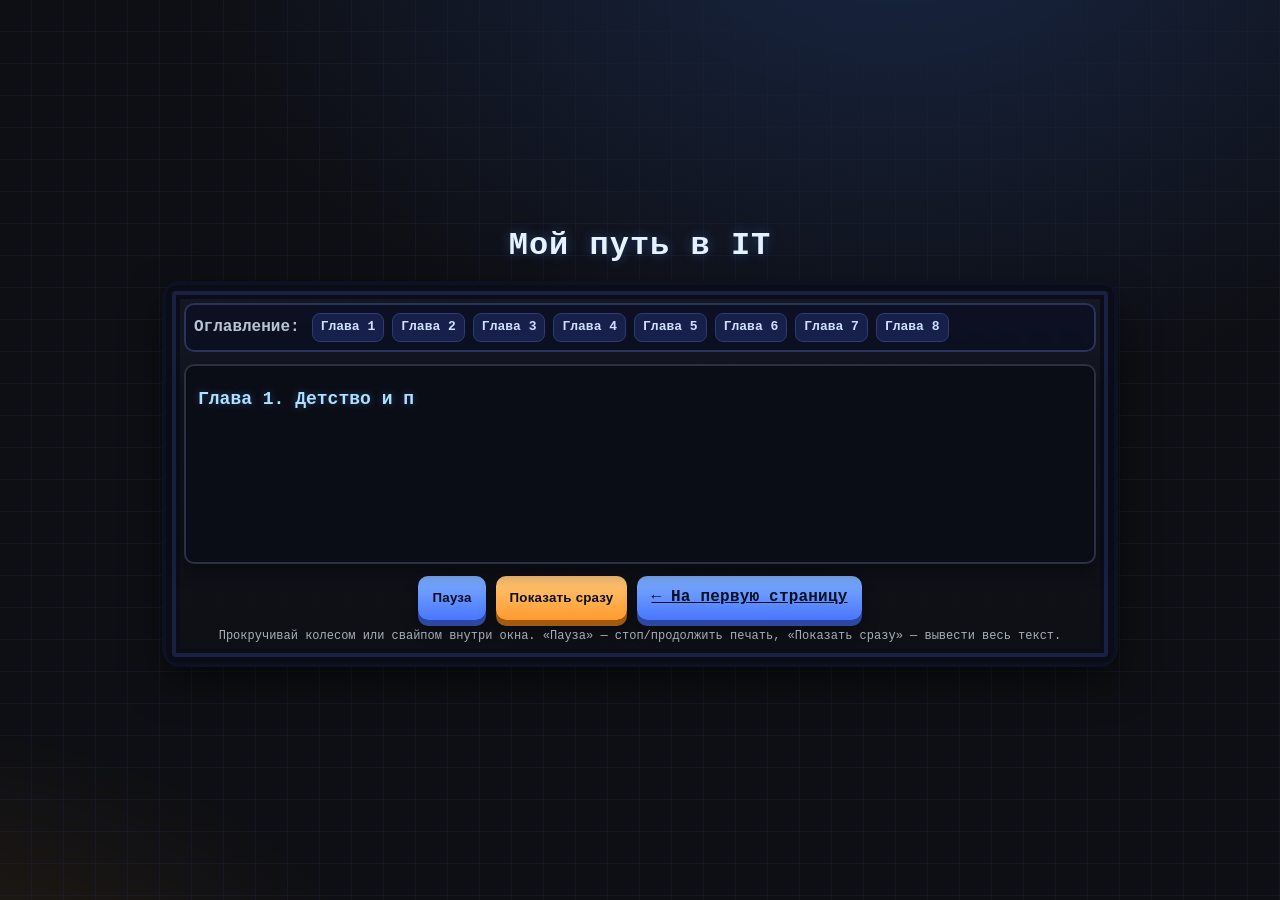
<file: story.html>
<!DOCTYPE html>
<html lang="ru">
<head>
  <meta charset="utf-8" />
  <meta name="viewport" content="width=device-width, initial-scale=1" />
  <title>Мой путь в IT — Полная история</title>
  <style>
    :root{
      --bg:#0e0f14;--ink:#e6f2ff;--accent:#59f;--accent2:#f5a623;--panel:#151826;--grid:#1b2033;--bubble:#0b0d16;--pixel:#0d1222;
    }
    *{box-sizing:border-box}
    html,body{height:100%}
    body{
      margin:0;
      font:16px/1.45 ui-monospace,SFMono-Regular,Menlo,Monaco,Consolas,"Liberation Mono","Courier New",monospace;
      color:var(--ink);
      background:
        linear-gradient(transparent 31px, var(--grid) 32px),
        linear-gradient(90deg, transparent 31px, var(--grid) 32px),
        radial-gradient(1200px 800px at 70% -10%, rgba(64,128,255,.2), transparent 60%),
        radial-gradient(900px 600px at -10% 120%, rgba(255,160,0,.12), transparent 60%),
        var(--bg);
      background-size:32px 32px,32px 32px,100% 100%,100% 100%,100% 100%;
      display:flex;align-items:center;justify-content:center;overflow:auto;
    }
    .app{width:min(980px,100vw);padding:16px 16px 40px}
    .title{
      margin:10px 0 16px 0;letter-spacing:1px;font-weight:800;text-align:center;
      text-shadow:0 0 12px rgba(85,140,255,.35)
    }
    .panel{
      position:relative;
      background:linear-gradient(180deg, rgba(21,24,38,.9), rgba(14,15,20,.92));
      border-radius:14px; padding:18px;
      box-shadow:0 16px 40px rgba(0,0,0,.6), 0 0 0 2px #1f2640 inset;
      outline:4px solid var(--pixel)
    }
    .panel:before{
      content:"";position:absolute;inset:0;border-radius:10px;pointer-events:none;
      box-shadow:0 0 0 6px #0a0d18 inset,0 0 0 10px #192042 inset,0 0 0 14px #0a0d18 inset
    }

    /* Оглавление */
    .toc{
      display:flex;gap:8px;flex-wrap:wrap;align-items:center;
      margin:0 0 12px 0; padding:10px;
      background:#0b1022cc;border-radius:10px;
      box-shadow:0 0 0 2px #2b335c inset;
      position:sticky; top:0; z-index:2; backdrop-filter:blur(2px)
    }
    .toc b{opacity:.8;margin-right:4px}
    .toc a{
      color:#cfe0ff; text-decoration:none; font-weight:800; font-size:13px;
      padding:4px 8px; border-radius:8px; background:#16204b; border:1px solid #2e3b77;
      transition:transform .06s ease, box-shadow .06s ease
    }
    .toc a:hover{ box-shadow:0 0 0 2px #2e3b77 inset }
    .toc a:active{ transform:translateY(1px) }

    /* Окно истории: со скроллом */
    .story{
      position:relative; padding:14px; min-height:200px; max-height:60vh;
      background:var(--bubble); border-radius:10px;
      box-shadow:0 0 0 2px #2b2f47 inset, 0 8px 18px rgba(0,0,0,.45);
      overflow:auto; /* скроллим контент внутри */
    }
    .chapter { margin:0 0 18px 0; }
    .chapter h2{
      margin:8px 0 6px; font-size:18px; font-weight:800; color:#aee1ff;
      text-shadow:0 0 8px rgba(90,160,255,.35);
    }
    .chapter p{ margin:0; letter-spacing:.2px; white-space:pre-wrap; }

    .controls{
      display:flex;gap:10px;justify-content:center;margin-top:12px;flex-wrap:wrap
    }
    .btn{
      cursor:pointer;border:none;border-radius:10px;padding:10px 14px;color:#081022;font-weight:800;
      background:linear-gradient(180deg,#7fb0ff,#4976ff);
      box-shadow:0 6px 0 #2c48a1, 0 10px 16px rgba(0,0,0,.4);
      transition:transform .08s ease, box-shadow .08s ease;letter-spacing:.2px
    }
    .btn.secondary{background:linear-gradient(180deg,#ffc879,#ff9b2f);box-shadow:0 6px 0 #a25a10, 0 10px 16px rgba(0,0,0,.35)}
    .btn:active{transform:translateY(2px);box-shadow:0 4px 0 rgba(0,0,0,.6), 0 8px 12px rgba(0,0,0,.35)}
    .hint{opacity:.7;text-align:center;margin-top:8px;font-size:12px}
    @media (max-width:640px){.btn{padding:10px 12px}.title{font-size:18px}}
  </style>
</head>
<body>
  <div class="app">
    <h1 class="title">Мой путь в IT</h1>

    <div class="panel">
      <!-- Оглавление -->
      <nav class="toc" id="toc"><b>Оглавление:</b></nav>

      <!-- История со скроллом -->
      <div class="story" id="story"></div>

      <div class="controls">
        <button class="btn" id="pause">Пауза</button>
        <button class="btn secondary" id="skip">Показать сразу</button>
        <a class="btn" href="./index.html">← На первую страницу</a>
      </div>
      <div class="hint">Прокручивай колесом или свайпом внутри окна. «Пауза» — стоп/продолжить печать, «Показать сразу» — вывести весь текст.</div>
    </div>
  </div>

  <script>
  // === ПОЛНЫЙ ТЕКСТ (без сокращений), распилен на 8 глав ===
  const chapters = [
    {
      title: "Глава 1. Детство и первые игры",
      text: "С детства я очень любил технику и взаимодействие с ней,конечно как любой уважающий себя мужчина я играл в gta san-andreas, cs 1.6 и конечно же легендарный майнкрафт в который я играю лет с 8 (в него я люблю играть по сей день,да да фанат) с этих игр и началось мое взаимодействие с первым ноутбуком,это был старенький ноутбук sony купленный в году так 2014."
    },
    {
      title: "Глава 2. Первый шаг в IT (2022)",
      text: "самый первый мой обудманный и реальный шаг в it индустрию был в 8м классе,2022 год к нам в школу пришел Ибрагим Мухарбекович,первый человек из этой индустрии с которым я мог поговорить и спрашивать его о чем угодно,он был оч крутым и добрым человеком,работал в web сфере,а точнее создавал и работал с сайтами,вскоре в том же году в школе старовал гос проект \"Код будущего\" и преподовал его Ибрагим Мухарбекович,я записал на него и начала посещать после уроков,занятия длились обычно полтора - два часа,а после занятий Ибрагим Мухарбековчи давал нам поиграть на приставке sony playstation 2 которую он любезно привез из своего дома для нас,еще и 2 геймпада дал))) Проект код будущего я забросил после пару месяцев обучения,мне просто напросто это надоело но я получил с него знания базы html&css"
    },
    {
      title: "Глава 3. Возврат в код (2023)",
      text: "затем перерыв длинною почти в год,итак 9 класс,2023 год решил снова вернуться в it и у меня появился новый более менее нормальный ноутбук ACER, по скольку у меня была база для web'а именно его я и выбрал,2й раз звписываюсь на проект код будущего,понимаю что проект уже не тот,так еще и Ибрагим Мухарбекович впоследствии ушел из школы и проект остановился,но не я,я нашел курсы и очень удивился что эти курсы ведут НАШИ,дада вы не ослышались курс по веб разработке полностью вели и развивали Ингуши,(если интересно их сайт называется IGS,там и можно найти курс) каждый вечер в 19:00 курс начинался и вела его что еще более странно Девушка,она была наши ментором и звали ее Лида,оч крутая девушка,она знала о чем говорит,на курсе я вспомнил и прокачал свои знания в html&css и даже сверстал свой первый полноценный сайт,планировалось что после завершения курса я начну учить ЯП javaScript но не тут то было,в один вечер я четко осознал что мне это не интересно,мне перестала быть интересна веб разработка и в тот вечер я решил попробовать делать игры,ведь всю свою сознательную жизнь я играл в игры на пк и телефоне и это приносило мне нереальный кайф и эмоции (щяс тоже люблю игры,но не играю времени нет)"
    },
    {
      title: "Глава 4. C# / Unity и первый проект",
      text: "итак в половине 2023 года я решил делать игры,ЯП выбра c# а в качестве движка unity,прошло 3 месяца,я овладел базой языка c# и даже писал на нем мелкие консольные програмки,прошел еще почти месяц и я понел как работать с unity,скриптами,ассетами и тд игры создавались намного сложнее чем я себе представлял,оказывается и персонажей и локации и даже предметы надо было рисовать самому))) итак конец 2023 года,что мы имеем ? я сделал свою первую 2д игру(к сожалению файлы от нее как и файлы от всех моих прошлых проектов не сохранились по скольку перед продажей ноутбука я не додумался все это сохранить на флешке) и я выгорел.... мой мозг не видел в этом направлении никакой выгоды,я просто целвй день подряд учил что то непонимая зачем мне это,у меня не было четкой цели и плана вследствии чего я снова забросил прогграмирование..."
    },
    {
      title: "Глава 5. Ростов-на-Дону и договор",
      text: "лето 2024 год,я сижу в ресторане в городе Ростов на Дону,напротив меня сидит достаточно влиятельный и богатый человек,бизнесмен,друг отца,мы разговариваем с ним примерно 3 часа подряд,я рассказываю ему все чем я занимался на что получил ответ : 'ты занимался всем по чуть чуть,у тебя не было ни цели ни плана и из за этого ничего не получилось,если ты действительно уверен что чего то сможешь достичь в этой сфере то дерзай,давай заключим договор,тебе ведь 15 лет ? давай так,если до 18 лет ты не сможешь зарабатывать хотя бы 1000$ ежемесячно ты ничего не стоишь,но если у тебя получится то я помогу тебе в продвижении,я дам тебе возможность переехать в Ереван там сейчас строится подобие кремневой долины,я дам тебе выход туда и там ты сможешь продолжать развиваться' я согласился.\n\nВ ту ночь в отель я вернулся в 2 часа ночи и я не мог уснуть,меня очень впечатлил этот человек и тем более его предложение,я загорелся идеей,целью к 18 годам зарабатывать как минимум 1000$ ежемесячно,через пару дней будучи уже дома я стал думать что мне интересно,в ютубе я наткнулся на ютубера Немсона,он ios разработчик,мне понравилась эта сфера и я решил научиться этому и вот тут то и появились первые трудности,чтобы делать софт под ios и macOs нужно было выучить язык Swift,а писать на нем можно только на MacBook,как вы поняли у меня его не было и возможности его купить тоже,но я не сдался,я поставил себе цель за лето заработать на макбук."
    },
    {
      title: "Глава 6. Стройка → MacBook",
      text: "я думал где же мне найти деньги и пошел к старшему брату моей мамы,он как раз занимался реализацией постройки одного объекта и вот так я попал на стройку,до этого я ни один шруп за свою жизнь не закрутил,максимум пару гвоздей забил,в общем ни опыта ни владения инструментами у меня не было...\n\nпрошло пол месяца работы,это была адская работа,мы работали в 36-38 градусов жары под палящим солнцем,работа начиналась утром и заканчивалось когда сядет солнце и наступит ночь,платили мне 1500 рублей в день,обед у нас был 1 раз за день в 12:00 за эти пол месяца я научился пользоваться инструментами и получил какой никакой опыт стройки,заработано было что то в районе 35 - 40 тысяч рублей,мы уже закончили работу снизу и теперь приходилось работать на крыше,представьте себе,я работал в 38 градусов жары на крыше высотой 15 метров,у меня не было ни страховки ни чего то еще,знаете как я передвигался ? прыгал с одной доски на другую,да именно прыгал на этой высоте,по другому было ни как,плюс был в том что платили мне уже 2000 рублей в день потому что работа на крыше была в разы опаснее,вкратце моя работа заключалась в том чтобы на эту крышу крипить металлические пластины,как вы понимаете металл нагревался под солнцем и был оочень горячим,в итоге я проработал месяц в таком темпе,у меня было ровно 110 тысяч рублей наличкой заработанных кровью и потом\n\nуже 5 сентября я отправился в назрань и купил себе новый MacBook air на процессоре m1, обошелся мне он в 103 000 рублей и в тот день я был по настоящему счастлив ведь я держал в руках то ради чего все лето пахал как черт,просыпался ранним утром и шел через весь город на работу."
    },
    {
      title: "Глава 7. Swift и Archimed 3.0",
      text: "в сентябре после покупки макбука я начал изучение языка Swift,мои глаза горели и я был полон сил идти дальше,проходит пару месяцев,наступил декабрь,я уже знаю базу языка Swift и даже написал на нем свою первую программу Archimed 3.0,он была чем то вроде ассистента,в его функционал входило : полноценный калькулятор,он мог решать уравнения через дискрименант,мог сказать сколько дней осталось до вашего др,мог посчитать например курс рублей к доллару,юаням,тенге и дерхам ну и еще пару приколюх.\nНо меня осенило,нет смысла сейчас учить swift и развиваться в этом направлении потому что на работу я смогу выйти как минимум в 19 лет,а мне это не подходило,мне надо было зарабатывать уже в 18 и не просто зарабатывать,а зарабатывать как минимум 1000$ ежемесячно."
    },
    {
      title: "Глава 8. Арокен и первые заказы (2025)",
      text: "декабрь 2024 года я ищу варианты как и что делать чтобы осуществить свою цель,в один день наталкнулся в ютубе на видео Максима Арокена,там он рассказывал про свою онлайн школу в которой учат web разработке,да да той самой которую я забросил уже несколько раз,обучение стоило 120 000 рублей,это были для меня огромные деньги которые я никак не смог бы достать...\n\n25 декабря Максим в своем тг канале объявил о скидках на обучение,с новогодней скидкой оно стоило 80 000 рублей и тут я понял это мой шанс,я долго решался но все же рассказал папе о своей идее,я заверил его что после обучения я смогу отбить эти деньги и буду зарабатывать от 60к в месяц,прошло 3 дня,оставалось последнее место на обучение и мне удалось убедить папу вложиться,в итоге от папы я получил 70 000 и 10 000 добавила мама,итого я купил курс и понимал что я обязан отбить эти деньги поскольку обещал папе что верну ему деньги еще и больше чем он дал )\n\n10 января 2025 года началось мое обучение в школе Арокен.ру продлилось оно 8 месяцев (я рассчитвал на 6) это был очень долгий и очень сложный путь,я никому не говорил что и как учу,я двигался в тишине и шаг за шагом день за днем был все ближе и ближе к финишу,за свой путь я 2 раза был в шаге от того чтобы сдаться,меня держало лишь обещание родителям,потому что обещания я держу всегда при любых обстоятельствах,представьте я каждый день просыпался в 8 утра,шел в школу,в 14:20 заканчивался послежний урок,в 15:00 я садился за ноутбук и закрывал его ближе к часу ночи и этот цикл повторялся каждый день,это было очень сложно морально,мой мозг так и уговаривал меня сдаться по скольку я каждый денб учился а результат не было,ни материального ни духовного\n\nконец июня - начало июля 2025 года,я наконец то заканчиваю основное обучение в школе Арокен.ру,регистрирую аккаунт на бирже Kwork и оформляю его,оставляю каждый день отклики на заказы но все мимо,проходит неделя я на минус вайбе,никто не отвечает на мои предложения но я не сдаюсь,вторая неделя проходит также но я опять же не сдаюсь,3я неделя,получается взять заказ за создание 5 страниц на конструкторе Tilda,чтоб вы понимали у меня от слова совсем не было опыта в этом,но было огромное желание,заказ я взял в 21:30 закончил его на 90% в 5 утра и лег спать,отец разбудил мня в 7 утра на след день и мы целый день работали,по приезду домой я доделал страницы сайта и получил свои первые деньги за заказ,это было ровно 7500 рублей,прошло еще пару недель и у меня появился заказ,затем второй,третий и пошло поехало,в общем за середину июля и август мною было заработано не много не мало +- 65 000 российских рублей\n\nв августе мне прилетел большой заказ на сумму 130 000 рублей,но 29 августа я вынужден был отказаться от него поскольку понял что эта работа стоит от 180к а повышать сумму заказчик не хотел,в общем я знаю себе цену)))"
    }
  ];

  // === DOM: создаём главы и одновременно собираем TOC ===
  const story = document.getElementById('story');
  const toc   = document.getElementById('toc');
  const nodes = []; // очередь для печати: {el, text}
  const idFromTitle = t => t.toLowerCase().replace(/\s+/g,'-').replace(/[^\w\-а-яё]/gi,'');

  chapters.forEach((ch, i) => {
    const wrap = document.createElement('div');
    wrap.className = 'chapter';

    const h2 = document.createElement('h2');
    const id = idFromTitle(ch.title) + '-' + (i+1);
    h2.id = id;
    h2.textContent = ''; // будет печататься
    wrap.appendChild(h2);

    const p = document.createElement('p');
    p.textContent = '';  // будет печататься
    wrap.appendChild(p);

    story.appendChild(wrap);

    // пункты оглавления
    const a = document.createElement('a');
    a.href = '#' + id;
    a.textContent = 'Глава ' + (i+1);
    a.addEventListener('click', (e)=>{
      e.preventDefault();
      const target = document.getElementById(id);
      // скроллим ВНУТРИ story
      story.scrollTo({ top: target.offsetTop - 6, behavior: 'smooth' });
    });
    toc.appendChild(a);

    // очередь печати
    nodes.push({ el: h2, text: ch.title });
    nodes.push({ el: p,  text: ch.text });
  });

  // === Печатающий эффект по очереди элементов ===
  const pauseBtn = document.getElementById('pause');
  const skipBtn  = document.getElementById('skip');

  let typing = true;
  let speed = 14;   // мс на символ
  let ni = 0;       // индекс по nodes
  let ci = 0;       // индекс символа в текущем тексте

  function typeNext(){
    if(!typing){ requestAnimationFrame(typeNext); return; }
    if(ni >= nodes.length) return; // всё напечатано

    const {el, text} = nodes[ni];
    el.textContent = text.slice(0, ci);

    // автопрокрутка вниз пока печатаем
    story.scrollTop = story.scrollHeight;

    if(ci < text.length){
      ci++;
      setTimeout(()=>requestAnimationFrame(typeNext), speed);
    } else {
      // закончился текущий блок -> к следующему
      ni++; ci = 0;
      setTimeout(()=>requestAnimationFrame(typeNext), speed);
    }
  }

  pauseBtn.addEventListener('click', ()=>{
    typing = !typing;
    pauseBtn.textContent = typing ? 'Пауза' : 'Продолжить';
  });

  skipBtn.addEventListener('click', ()=>{
    typing = false;
    // мгновенно заполнить все блоки
    nodes.forEach(({el, text}) => el.textContent = text);
    story.scrollTop = story.scrollHeight;
    pauseBtn.textContent = 'Продолжить';
  });

  // старт печати
  requestAnimationFrame(typeNext);
  </script>
</body>
</html>
</file>
<file: project_thesis/sneaker_store/style/style.css>
@import "stylesheet.css";
@import "reset.css";
@import "swiper-bundle.min.css";
@import "global.css";
@import "header.css";
@import "footer.css";


/* ///////////////////////// */



/* ///////main//////////// */

.main__sold {
    position: relative;
}
.main__sold-container {
    max-width: 1728px;
}
.sold__top {
    display: flex;
    justify-content: space-between;
    align-items: center;
    margin-bottom: 29px;
    padding: 0 15px;
}
.sold__top-text {
    font-size: 37px;
    line-height: 107%;
    color: var(--accent-color);
    margin-right: 15px;
}
.sold__top-buttons {
    display: flex;
    align-items: flex-start;
    justify-content: flex-start;
    gap: 30px;
    text-wrap: nowrap;
}
.last-item {
    margin-left: -30px;
}
.sold__top-button {
    border: 1.26px solid #dedede;
    padding: 5px 20px;
    display: flex;
    align-items: center;
    gap: 5px;
    background: transparent;
    height: 51px;
    color: var(--accent-color2);
}
.sold__top-button--filter {
    position: relative;
    display: inline-block;
}
.sold__top-filter {
    visibility: hidden;
    opacity: 0;
    transition: var(--transition);
    max-height: 0;
    overflow: hidden;
    position: absolute;
    max-width: 133.9px;
    border: 1.26px solid #dedede;
    z-index: 3;
    top: 100%;
    left: -0.9%;
}
.sold__top-filter::first-child {
    border-top: none;
}
.sold__top-filter ul li {
    color: var(--accent-color2);
    border-top: 1.26px solid #dedede;
    padding: 12px 6px;
}
.sold__top-filter ul li:hover {
    background-color: #f1f1f1;
}
.sold__top-button--filter:hover .sold__top-filter,
.sold__top-button--filter:focus .sold__top-filter {
    visibility: visible;
    opacity: 1;
    max-height: 500px; /* произвольная высота */
}

.sold__top-button--sorted {
    position: relative;
    display: inline-block;
}
.sold__top-sorted {
    visibility: hidden;
    opacity: 0;
    transition: var(--transition);
    max-height: 0;
    overflow: hidden;
    position: absolute;
    min-width: 148.7px;
    border: 1.26px solid #dedede;
    z-index: 3;
    top: 100%;
    left: -1%;
}
.sold__top-sorted::first-child {
    border-top: none;
}
.sold__top-sorted ul li {
    color: var(--accent-color2);
    border-top: 1.26px solid #dedede;
    padding: 12px 16px;
}
.sold__top-sorted ul li:hover {
    background-color: #f1f1f1;
}
.sold__top-button--sorted:hover .sold__top-sorted,
.sold__top-button--sorted:focus .sold__top-sorted {
    visibility: visible;
    opacity: 1;
    max-height: 500px; /* произвольная высота */
}
/* //////// */

.sold__main {
    margin-bottom: 70px;
}
.sold__wrapper {
    display: flex;
    align-items: center;
    justify-content: flex-start;
    transition: var(--transition);
}
.sold__slide {
    display: flex;
    flex-direction: column;
    gap: 12px;
}
.sold__slide--hidden {
    display: none;
}

.sold__slide-img {
    display: flex;
    flex-direction: column;
    align-items: center;
    justify-content: center;
    background: #f9f9f9;
    margin-bottom: 13px;
}
.sold__slide-manufacturer {
    color: var(--accent-color2);
    font-size: 22px;
    letter-spacing: 0.07em;
}
.sold__slide-name {
    font-size: 25px;
}
.sold__slide-price {
    font-size: 20px;
}
.sold__slide-size {
    font-size: 18px;
    letter-spacing: 0.08em;
    color: var(--accent-color);
}
.sold__prev,
.sold__next { 
    cursor: pointer;
    position: absolute;
    background: transparent;
    top: 45%;
    z-index: 100;
}.sold__prev {
    left: 0.9%;
}
.sold__next {
    right: 0.9%;
    transform: rotate(-180deg);
}
/*/////////// */
.sold__bottom {
    display: flex;
    align-items: center;
    justify-content: center;
    flex-direction: row;
    margin-bottom: 110px;

}
.sold__bottom-button {
    border: 1.56px solid #dedede;
    padding: 6px 24px;
    width: 174px;
    height: 65px;
    text-wrap: nowrap;

    font-size: 20px;
    line-height: 256%;
    letter-spacing: 0.08em;
    color: #808080;
    background: transparent;
}
/* ///////////// */

.main__slogan {
    margin-top: 71px;
}
.main__slogan-text {
    display: flex;
    flex-direction: column;
    justify-content: center;
    align-items: center;
    font-size: 5.8vw;
    text-transform: capitalize;
    color: #000;
    gap: 100px;
    margin-bottom: 91px;
}
.slogan__text-title1 {
    position: relative;
}
.slogan__text-title1 img{
    position: absolute;
    top: -183%;
    left: 15%;
    max-width: 100%;
}
.slogan__text-title1 .slogan__snekers{
    position: absolute;
    top: -220%;
    left: 84.5%;
}
.slogan__text-title2{
    position: relative;
}
.slogan__text-title2 img{
    position: absolute;
    top: -60%;
    right: -5%;
}
.main__logo {
    display: flex;
    align-items: center;
    justify-content: center;
    margin-bottom: 167px;
    padding: 0 15px;
}
.main__logo-nike {
    margin-right: 100px;
}
.main__logo-adidas {
    margin-right: 88px;
}
.main__logo-vans {
    margin-right: 49px;
}
/* ///////// */

.main__JDT-lines {
    display: flex;
    overflow-x: hidden;
}

.main__JDT-line {
    animation: marquee 15s infinite linear;
    display: flex;
}

@keyframes marquee {
    0% {
        transform: translateX(0%);
    }
    100% {
        transform: translateX(-50%);
    }
}

.main__JDT-bg {
    display: flex;
    justify-content: center;
    align-items: center;
    width: 100%;
    height: 100vh;
    background: url("../img/content/main_bg.png") 50% 100% / cover no-repeat;
    margin-top: -8px;
    margin-bottom: 87px;
}
.main__JDT-bg img{
    width: 100%;
}

/* /////////////// */
.main__assortment {
    margin-bottom: 398px;
}
.main__assortment-container {
    max-width: 1323px;
    position: relative;
}
.main__assortment-content {
    display: grid;
    grid-template-columns: repeat(3, 1fr);
    grid-template-rows: 1fr;
    grid-column-gap: 40px;
    grid-row-gap: 92px; 
    padding: 0 15px;
}
.main__assortment-blur {
    position: relative;
}
.main__assortment-blur-img {
    position: absolute;
    opacity: 1;
    transition: var(--transition);
}
.main__assortment-blur-img--close {
    opacity: 0;
    transition: var(--transition);
}
.main__assortment-btn {
    display: flex;
    align-items: center;
    justify-content: center;
    margin-top: 35px;
}
.main__assortment-btn--remove {
    display: none;
}
.main__assortment-button {
    border: 1.56px solid #000;
    font-size: 20px;
    line-height: 256%;
    letter-spacing: 0.08em;
    padding: 6px 24px;
    background: transparent;
    z-index: 2;
}
.sold__main-assortment {
    display: none;
}
.main__assortment-filter {
    top: 0%;
}
.main__assortment-sorted {
    top: 100%;
}
.main__assortment-prev,
.main__assortment-next {
    top: 47%;
}

/* ////////////// */
/* ////////////// */
/* ////////////// */
@media (max-width : 1750px) {
    .sold__wrapper {
        padding-left: 40px;
    }
    .slogan__text-span {
        display: none;
    }
    .slogan__text-title1 .slogan__snekers {
        display: none;
    }
}
@media (max-width : 1400px) {
    .main__assortment-content {
        grid-template-columns: repeat(2, 1fr);
    }
    .main__assortment-blur-img {
        top: 28%;
    }
    /* ////// */
    .footer {
        padding: 108px 10px 109px;
    }
}
@media (max-width : 1200px) { 
    .header__nav-list {
        justify-content: start;
        margin-left: 20px;
    }
    .header__search-container {
        right: -5px;
    }
    .header__search-input {
        width: 170px;
    }
    /* /////// */
    .slogan__text-title1 span,
    .slogan__text-title1 img,
    .slogan__text-title2 span,
    .slogan__text-title2 img{
        display: none;
    }
    .main__slogan-text {
        font-size: 7.8vw;
    }
    /* /////////// */

    .main__logo {
        gap: 65px;
    }
    .main__logo-nike,
    .main__logo-adidas,
    .main__logo-vans,
    .main__logo-newB {
        margin: 0;
    }
    /* //////////////// */

    .main__JDT-bg {
        height: 90vh;
    }
}
@media (max-width : 900px) { 
    .header__search-input {
        width: 110px;
    }
    .header__nav-list {
        gap: 20px;
    }
    .header__nav-list {
        margin-left: 10px;
    }
    .header__search-container {
        gap: 5px;
    }
    /* ////// */

    .main__slogan-text {
        gap: 45px;
    }
    /* ///// */
    .main__logo {
        gap: 15px;
    }
    .main__logo-nike img,
    .main__logo-adidas img,
    .main__logo-vans img,
    .main__logo-newB img {
        width: 100%;
    }
    /* ///////// */

    .main__JDT-bg {
        height: 80vh;
    }

    /* //////// */


}
@media (max-width : 750px) {

    .header__nav{
        display: none;
        font-size: 24px;
        inset: 0;
        z-index: 10;
        position: fixed;
        padding: 25vh 15px 30px ;
        background: #fff;

        transform: translateY(-50%);
        opacity: 0;
        visibility: hidden;
    }
    .header__nav-list{
        flex-direction: column;
        align-items: center;
    }
    /* //////////// */

    .header__nav-list {
        margin-left: none;
        justify-content: none;
        gap: 41px;
    }

    /* ///////////// */
    .body--opened-menu .header__nav{
        display: block;
        transform: translateY(0%);
        opacity: 1;
        visibility: visible;
    }

    .burger-icon{
        display: flex;
        margin-left: 40px;
    }
    /* //////// */
    .header__search-input {
        width: 150px;
    }
    .header__search-container {
        gap: 20px;
    }
    .header__search-container {
        top: 30px;
    }
    /* ///////// */
    .hero {
        height: 56vh;
    }
    /* //////// */
    .sold__top {
        flex-direction: column;
        gap: 20px;
    }
    .sold__top-text {
        text-align: center;
    }
    .sold__top-buttons {
        flex-direction: column;
    }
    .sold__top-button--filter {
        width: 148px;
    }
    
    .sold__top-filter {
        min-width: 148px;
        background-color: #f1f1f1;
    }
    .sold__top-sorted {
        background-color: #f1f1f1;
    }
    .last-item {
        margin-top: -54.6%;
        margin-left: 58%;
    }
    /* ////////// */

    .sold__wrapper {
        padding:0 30px;
    }
    /* //////// */
    .main__logo {
        gap: 0px;
    }
    /* ///////// */
    .main__JDT-bg {
        height: 80vh;
    }
    /* ///////// */
    .footer__content {
        gap: 20px;
    }
}
@media (max-width : 450px) {
    .hero {
        height: 41vh;
    }
    .hero__content a{
        position: absolute;
        bottom: 8%;
        right: 30%;
    }
    .hero__button {
        padding: 0px 15px;
        font-size: 19px;
    }
    /* ////////// */
    .sold__main {
        margin-bottom: 100px;
    }
    .sold__wrapper {
        padding: 0;
    }
    .sold__slide {
        text-align: center;
    }
    .sold__prev,
    .sold__next {
        top: 92%;
    }
    /* //////// */
    .main__assortment {
        margin-bottom: 250px;
    }
    /* ///////// */

    .main__slogan-text {
        font-size: 8vw;
    }
    .main__slogan-text {
        gap: 30px;
    }
    /* /////// */
    .main__JDT-bg {
        height: 50vh;
    }
    /* /?/////////// */

    .footer__list-last {
        display: none;
    }
    .footer__content {
        display: flex;
        justify-content: center;
        gap: 65px;
    }
}
@media (max-width : 350px) {
    .hero {
        height: 30vh;
    }
    .hero__button {
        padding: 0px 5px;
        font-size: 15px;
    }
    /* ////// */
    .sold__top-text {
        font-size: 34px;
    }
    /* /////// */

    .footer__content {
        gap: 45px;
    }
}
</file>
